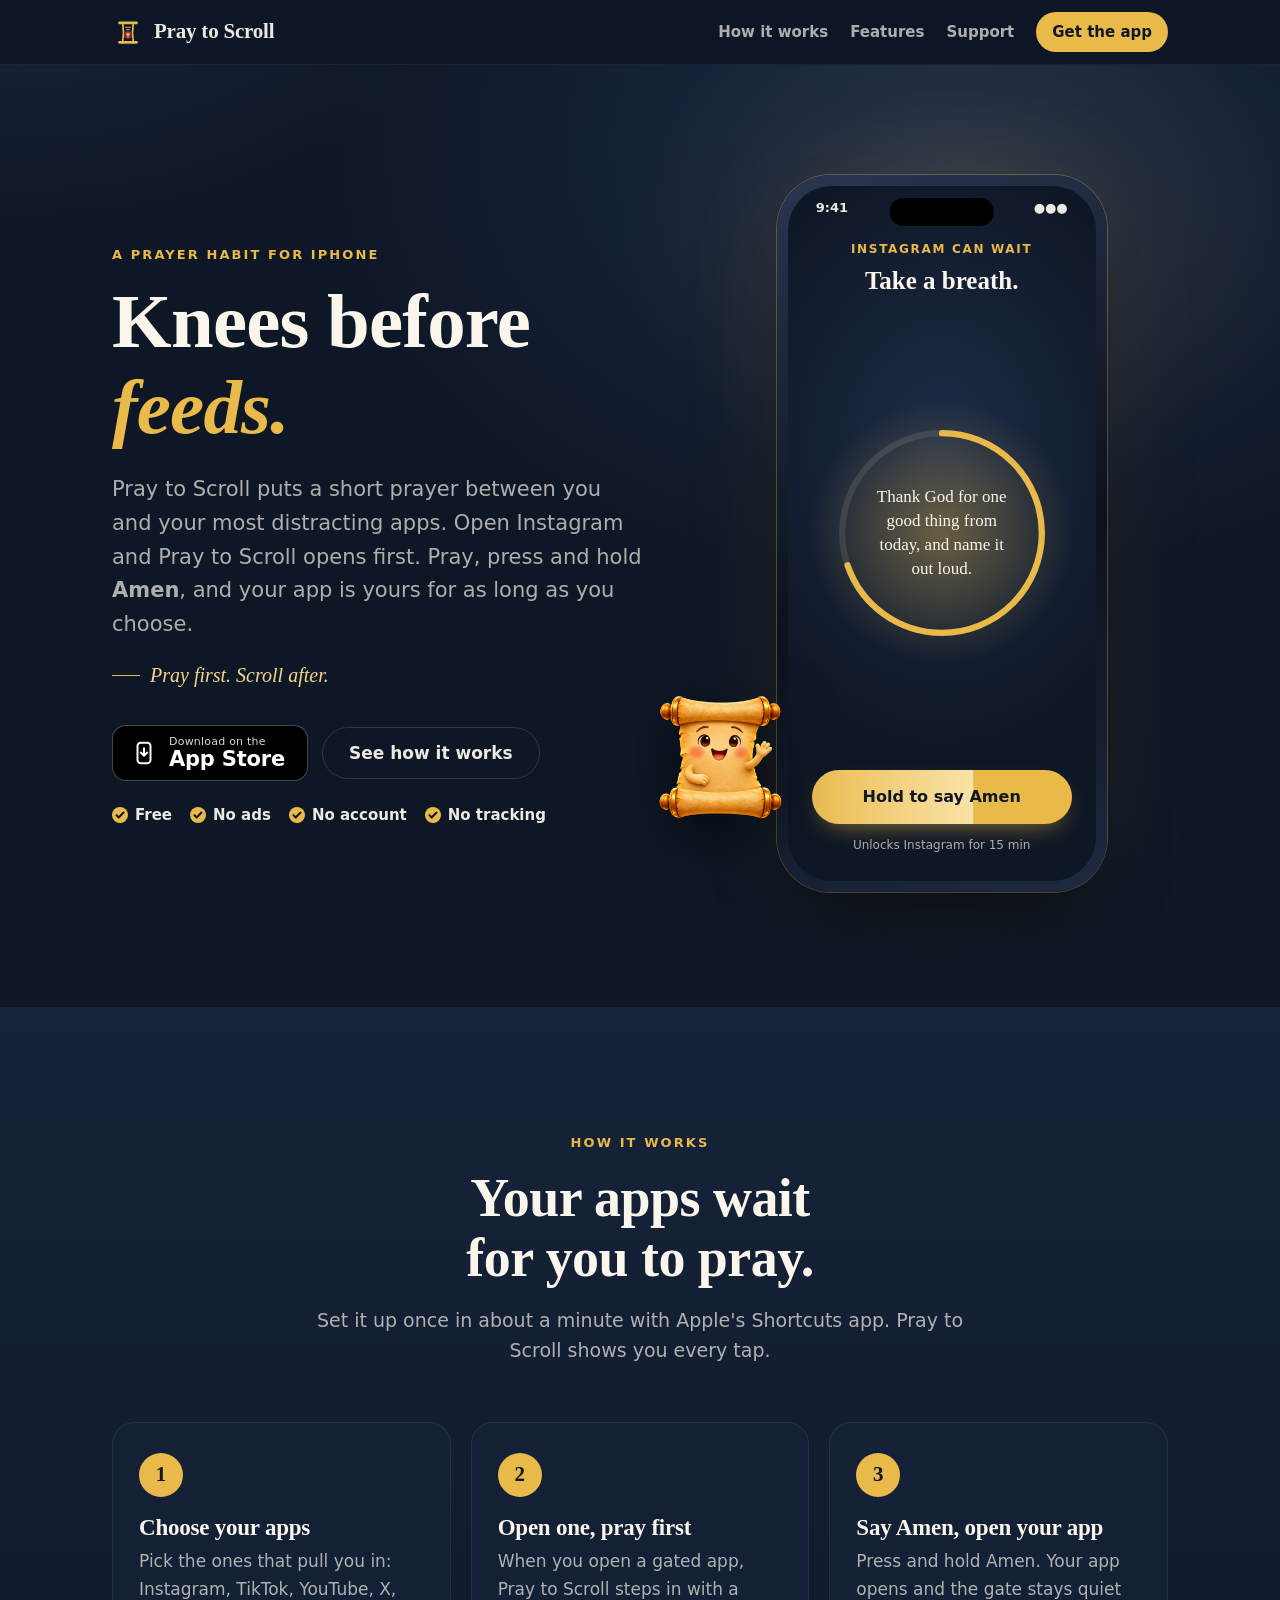
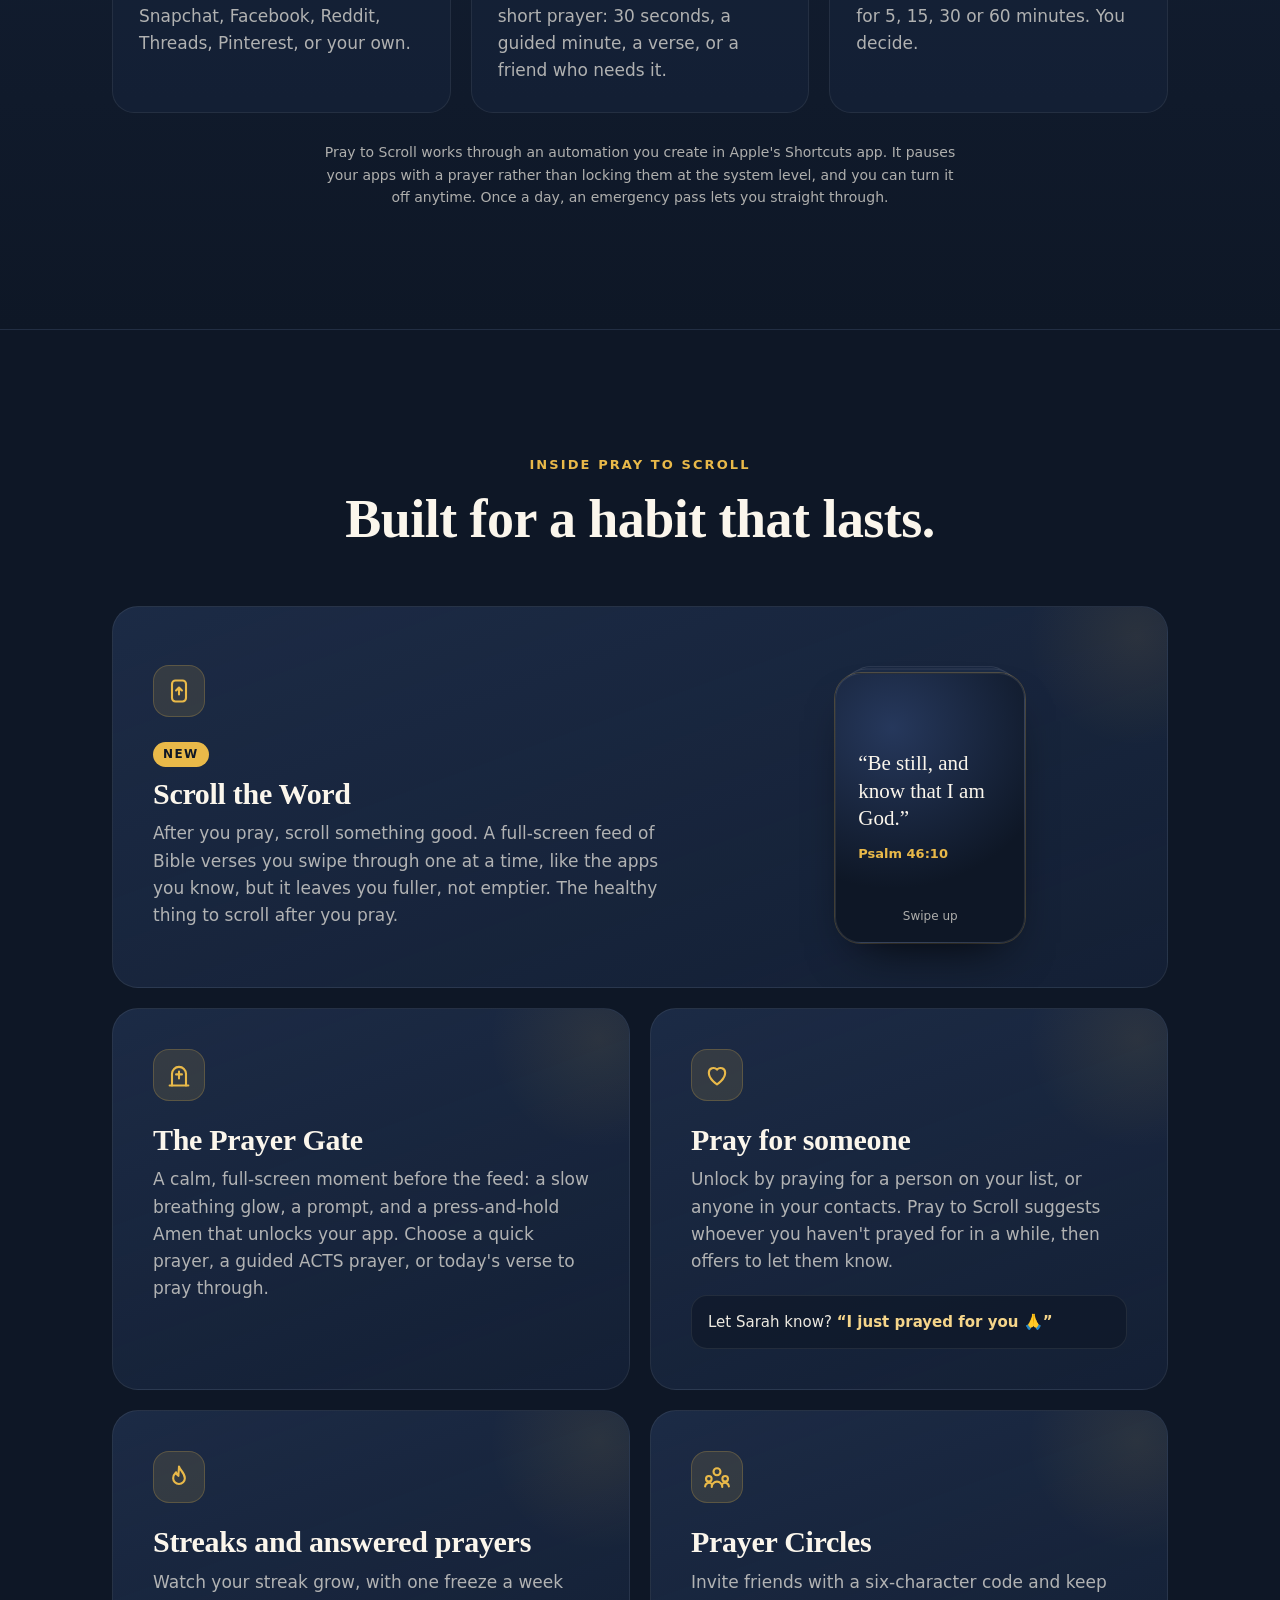
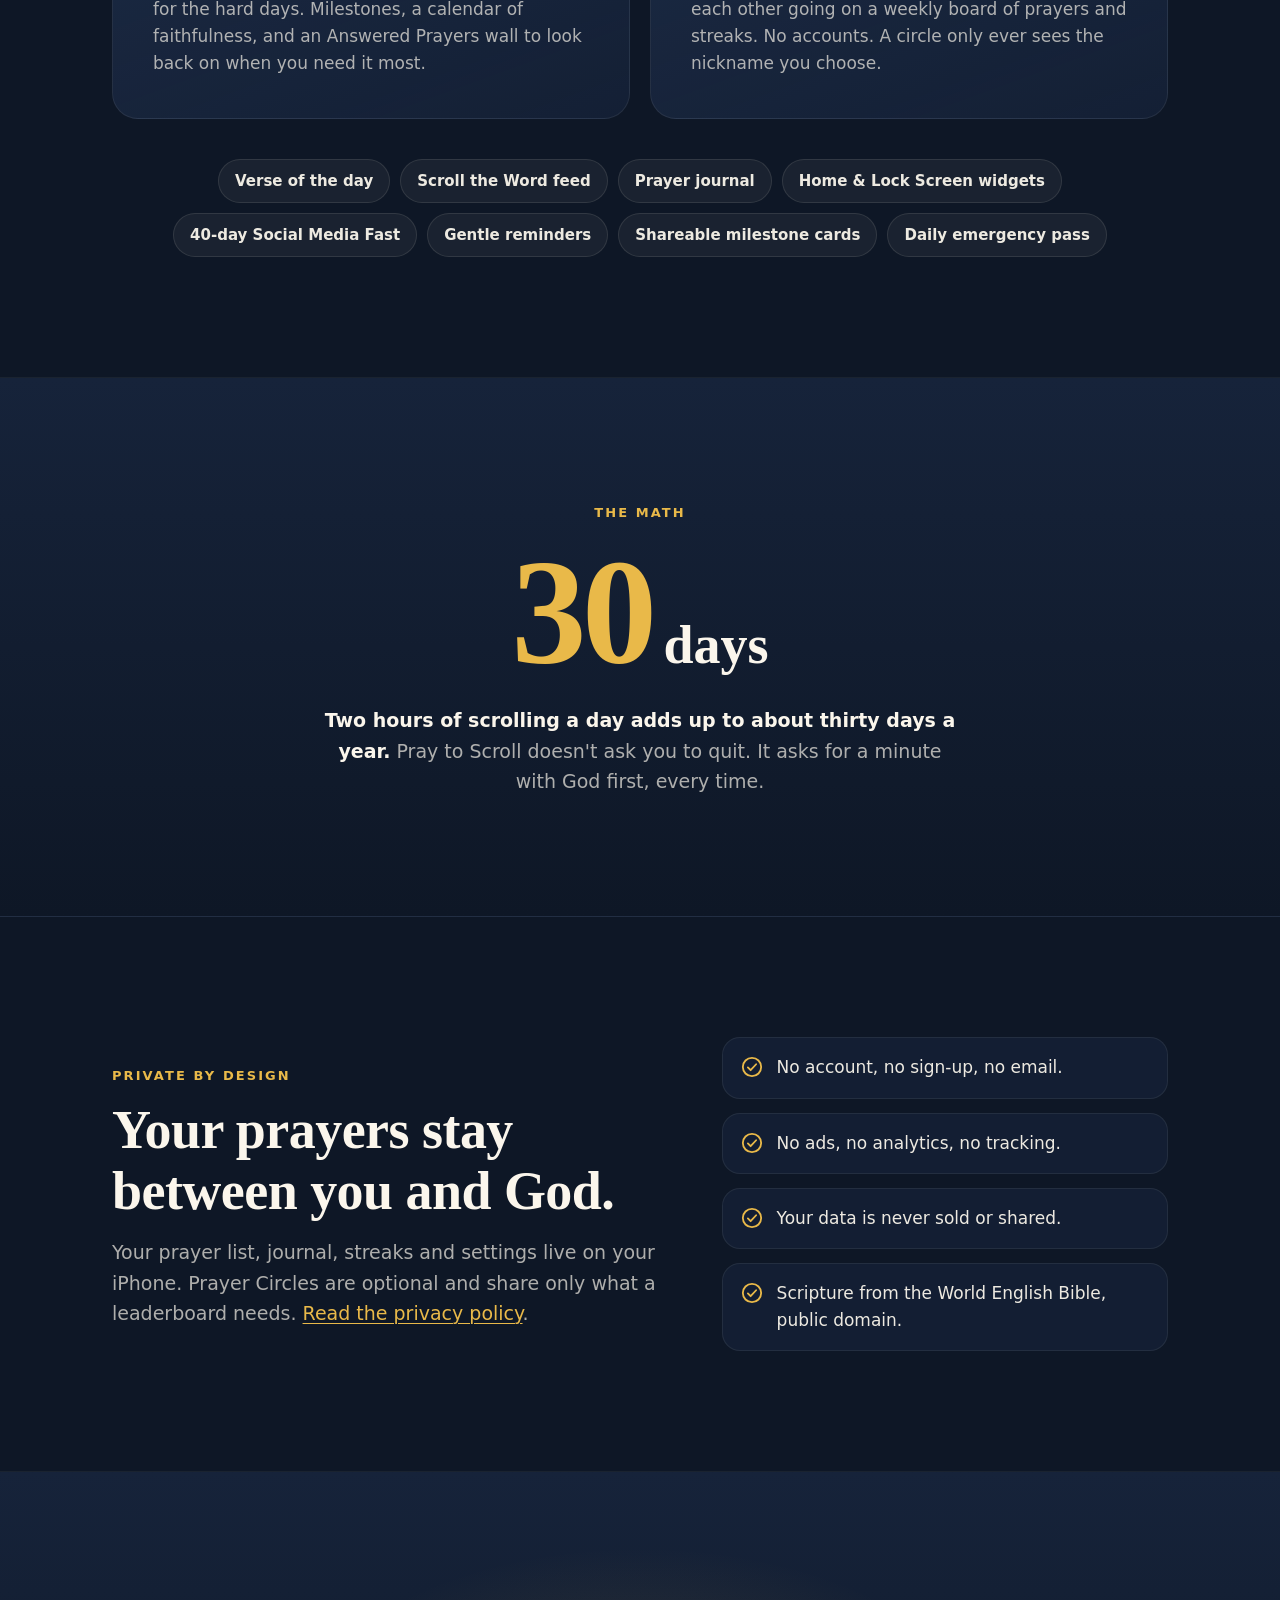
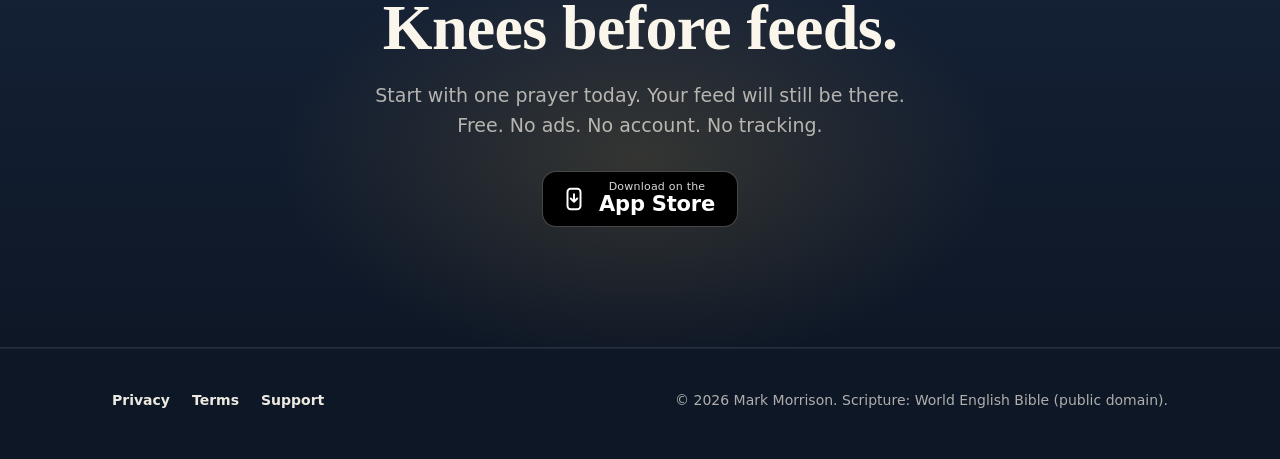
<file: site/index.html>
<!doctype html>
<html lang="en">
<head>
  <meta charset="utf-8">
  <meta name="viewport" content="width=device-width, initial-scale=1, viewport-fit=cover">
  <title>Pray to Scroll: Knees before feeds.</title>
  <meta name="description" content="Pray to Scroll puts a short prayer between you and your most distracting apps. Pray, press and hold Amen, then scroll. No account, no ads, no tracking.">
  <meta name="theme-color" content="#0E1726">
  <meta name="color-scheme" content="dark">
  <link rel="icon" href="assets/favicon.svg" type="image/svg+xml">
  <link rel="stylesheet" href="assets/style.css">
  <meta property="og:type" content="website">
  <meta property="og:site_name" content="Pray to Scroll">
  <meta property="og:title" content="Pray to Scroll: Knees before feeds.">
  <meta property="og:description" content="Your distracting apps wait until you've prayed. Pray first. Scroll after.">
  <meta property="og:url" content="https://praytoscroll.vercel.app/">
  <meta property="og:image" content="https://praytoscroll.vercel.app/assets/og.png">
  <meta name="twitter:card" content="summary_large_image">
</head>
<body>
  <a class="skip" href="#main">Skip to content</a>

  <header class="site-header">
    <div class="wrap">
      <a class="brand" href="./" aria-label="Pray to Scroll home">
        <svg viewBox="0 0 64 64" aria-hidden="true"><g fill="none" stroke-linecap="round" stroke-linejoin="round"><path d="M21.5 15.5Q24.5 33 21.5 50.5M42.5 15.5Q39.5 33 42.5 50.5" stroke="#E9B949" stroke-width="3.4"/><path d="M26.5 22.5h11M28.5 27.5h7" stroke="#F5D58A" stroke-width="2.2" opacity=".75"/><path d="M15 13.5h34M15 52.5h34" stroke="#E9B949" stroke-width="5.5"/></g><circle cx="32" cy="38" r="7.6" fill="#A9352A"/><circle cx="32" cy="38" r="5.4" fill="none" stroke="#6E1C17" stroke-width="1" opacity=".7"/><path d="M32 33.6v8.8M28.9 36.6h6.2" stroke="#F5D58A" stroke-width="1.9" stroke-linecap="round"/></svg>
        <span>Pray to Scroll</span>
      </a>
      <nav class="nav" aria-label="Main">
        <a class="hide-sm" href="#how">How it works</a>
        <a class="hide-sm" href="#features">Features</a>
        <a class="hide-xs" href="support.html">Support</a>
        <a class="nav-cta" href="#">Get the app</a>
      </nav>
    </div>
  </header>

  <main id="main">
    <section class="hero">
      <div class="wrap">
        <div>
          <span class="eyebrow">A prayer habit for iPhone</span>
          <h1><span class="nowrap">Knees before</span><br><em>feeds.</em></h1>
          <p class="lede">Pray to Scroll puts a short prayer between you and your most distracting apps. Open Instagram and Pray to Scroll opens first. Pray, press and hold <strong>Amen</strong>, and your app is yours for as long as you choose.</p>
          <div class="tagline">Pray first. Scroll after.</div>
          <div class="hero-actions">
            <a class="store-badge" href="#" aria-label="Download Pray to Scroll on the App Store">
              <svg viewBox="0 0 24 24" fill="none" stroke="currentColor" stroke-width="1.8" stroke-linecap="round" stroke-linejoin="round" aria-hidden="true"><rect x="6" y="2.5" width="12" height="19" rx="3"/><path d="M12 7.5v7M9 11.5l3 3 3-3"/></svg>
              <span><small>Download on the</small><strong>App Store</strong></span>
            </a>
            <a class="btn btn-ghost" href="#how">See how it works</a>
          </div>
          <ul class="promise" aria-label="Our promise"><li>Free</li><li>No ads</li><li>No account</li><li>No tracking</li></ul>
        </div>

        <div class="hero-visual">
        <!-- Mascot: the Pray to Scroll scroll character (original art). -->
        <img class="mascot" src="assets/mascot.png" alt="The Pray to Scroll mascot, a friendly scroll, waving" width="512" height="512" onerror="this.remove()">
        <div class="phone" role="img" aria-label="Pray to Scroll prayer screen: a glowing breathing circle with a prayer prompt and a Hold to say Amen button">
          <div class="phone-screen">
            <div class="phone-island"></div>
            <div class="phone-status" aria-hidden="true"><span>9:41</span><span>&#9679;&#9679;&#9679;</span></div>
            <div class="phone-kicker">Instagram can wait</div>
            <div class="phone-title">Take a breath.</div>
            <div class="breath" aria-hidden="true">
              <svg class="ring" viewBox="0 0 100 100"><circle class="track" cx="50" cy="50" r="48"/><circle class="prog" cx="50" cy="50" r="48"/></svg>
              <p>Thank God for one good thing from today, and name it out loud.</p>
            </div>
            <div class="amen" aria-hidden="true"><span>Hold to say Amen</span></div>
            <div class="phone-foot" aria-hidden="true">Unlocks Instagram for 15 min</div>
          </div>
        </div>
        </div>
      </div>
    </section>

    <section class="section band" id="how">
      <div class="wrap">
        <div class="section-head center">
          <span class="eyebrow">How it works</span>
          <h2>Your apps wait for you to pray.</h2>
          <p>Set it up once in about a minute with Apple's Shortcuts app. Pray to Scroll shows you every tap.</p>
        </div>
        <ol class="steps">
          <li>
            <h3>Choose your apps</h3>
            <p>Pick the ones that pull you in: Instagram, TikTok, YouTube, X, Snapchat, Facebook, Reddit, Threads, Pinterest, or your own.</p>
          </li>
          <li>
            <h3>Open one, pray first</h3>
            <p>When you open a gated app, Pray to Scroll steps in with a short prayer: 30 seconds, a guided minute, a verse, or a friend who needs it.</p>
          </li>
          <li>
            <h3>Say Amen, open your app</h3>
            <p>Press and hold Amen. Your app opens and the gate stays quiet for 5, 15, 30 or 60 minutes. You decide.</p>
          </li>
        </ol>
        <p class="hero-note" style="text-align:center;max-width:46em;margin:28px auto 0;">Pray to Scroll works through an automation you create in Apple's Shortcuts app. It pauses your apps with a prayer rather than locking them at the system level, and you can turn it off anytime. Once a day, an emergency pass lets you straight through.</p>
      </div>
    </section>

    <section class="section" id="features">
      <div class="wrap">
        <div class="section-head center">
          <span class="eyebrow">Inside Pray to Scroll</span>
          <h2>Built for a habit that lasts.</h2>
        </div>
        <div class="features">
          <article class="feature feature-wide">
            <div>
              <div class="icon"><svg viewBox="0 0 24 24" fill="none" stroke="#E9B949" stroke-width="1.8" stroke-linecap="round" stroke-linejoin="round" aria-hidden="true"><rect x="6" y="3" width="12" height="18" rx="3"/><path d="M12 15V9M9.5 11.5L12 9l2.5 2.5"/></svg></div>
              <span class="new-pill">New</span>
              <h3>Scroll the Word</h3>
              <p>After you pray, scroll something good. A full-screen feed of Bible verses you swipe through one at a time, like the apps you know, but it leaves you fuller, not emptier. The healthy thing to scroll after you pray.</p>
            </div>
            <div class="verse-stack" aria-hidden="true">
              <div class="verse-card back"></div>
              <div class="verse-card mid"></div>
              <div class="verse-card front">
                <p>&ldquo;Be still, and know that I am God.&rdquo;</p>
                <span>Psalm 46:10</span>
                <i>Swipe up</i>
              </div>
            </div>
          </article>
          <article class="feature">
            <div class="icon"><svg viewBox="0 0 24 24" fill="none" stroke="#E9B949" stroke-width="1.8" stroke-linecap="round" stroke-linejoin="round" aria-hidden="true"><path d="M6 21V11a6 6 0 0 1 12 0v10"/><path d="M4 21h16"/><path d="M12 9v6M9.5 11.5h5"/></svg></div>
            <h3>The Prayer Gate</h3>
            <p>A calm, full-screen moment before the feed: a slow breathing glow, a prompt, and a press-and-hold Amen that unlocks your app. Choose a quick prayer, a guided ACTS prayer, or today's verse to pray through.</p>
          </article>
          <article class="feature">
            <div class="icon"><svg viewBox="0 0 24 24" fill="none" stroke="#E9B949" stroke-width="1.8" stroke-linecap="round" stroke-linejoin="round" aria-hidden="true"><path d="M12 20s-7-4.4-7-10a4 4 0 0 1 7-2.6A4 4 0 0 1 19 10c0 5.6-7 10-7 10z"/></svg></div>
            <h3>Pray for someone</h3>
            <p>Unlock by praying for a person on your list, or anyone in your contacts. Pray to Scroll suggests whoever you haven't prayed for in a while, then offers to let them know.</p>
            <div class="quote">Let Sarah know? <b>&ldquo;I just prayed for you 🙏&rdquo;</b></div>
          </article>
          <article class="feature">
            <div class="icon"><svg viewBox="0 0 24 24" fill="none" stroke="#E9B949" stroke-width="1.8" stroke-linecap="round" stroke-linejoin="round" aria-hidden="true"><path d="M12 3c1 3.5 5 5.5 5 10a5 5 0 0 1-10 0c0-2.5 1.5-4 2.5-5 .3 1.6 1 2.6 2 3 0-3 .5-5.5.5-8z"/></svg></div>
            <h3>Streaks and answered prayers</h3>
            <p>Watch your streak grow, with one freeze a week for the hard days. Milestones, a calendar of faithfulness, and an Answered Prayers wall to look back on when you need it most.</p>
          </article>
          <article class="feature">
            <div class="icon"><svg viewBox="0 0 24 24" fill="none" stroke="#E9B949" stroke-width="1.8" stroke-linecap="round" stroke-linejoin="round" aria-hidden="true"><circle cx="12" cy="7.5" r="3"/><circle cx="5" cy="13.5" r="2.4"/><circle cx="19" cy="13.5" r="2.4"/><path d="M7.5 20.5a4.5 4.5 0 0 1 9 0M1.8 20a3.4 3.4 0 0 1 5-2.6M22.2 20a3.4 3.4 0 0 0-5-2.6"/></svg></div>
            <h3>Prayer Circles</h3>
            <p>Invite friends with a six-character code and keep each other going on a weekly board of prayers and streaks. No accounts. A circle only ever sees the nickname you choose.</p>
          </article>
        </div>
        <ul class="chips" aria-label="Also inside">
          <li>Verse of the day</li>
          <li>Scroll the Word feed</li>
          <li>Prayer journal</li>
          <li>Home &amp; Lock Screen widgets</li>
          <li>40-day Social Media Fast</li>
          <li>Gentle reminders</li>
          <li>Shareable milestone cards</li>
          <li>Daily emergency pass</li>
        </ul>
      </div>
    </section>

    <section class="section band mirror">
      <div class="wrap">
        <span class="eyebrow">The math</span>
        <div class="big">30<small>days</small></div>
        <p><strong>Two hours of scrolling a day adds up to about thirty days a year.</strong> Pray to Scroll doesn't ask you to quit. It asks for a minute with God first, every time.</p>
      </div>
    </section>

    <section class="section" id="privacy">
      <div class="wrap privacy-grid">
        <div class="section-head" style="margin-bottom:0">
          <span class="eyebrow">Private by design</span>
          <h2>Your prayers stay between you and God.</h2>
          <p>Your prayer list, journal, streaks and settings live on your iPhone. Prayer Circles are optional and share only what a leaderboard needs. <a href="privacy.html">Read the privacy policy</a>.</p>
        </div>
        <ul class="ticks">
          <li><svg viewBox="0 0 24 24" fill="none" stroke="#E9B949" stroke-width="2" stroke-linecap="round" stroke-linejoin="round" aria-hidden="true"><circle cx="12" cy="12" r="10"/><path d="M7.5 12.5l3 3 6-6.5"/></svg><span>No account, no sign-up, no email.</span></li>
          <li><svg viewBox="0 0 24 24" fill="none" stroke="#E9B949" stroke-width="2" stroke-linecap="round" stroke-linejoin="round" aria-hidden="true"><circle cx="12" cy="12" r="10"/><path d="M7.5 12.5l3 3 6-6.5"/></svg><span>No ads, no analytics, no tracking.</span></li>
          <li><svg viewBox="0 0 24 24" fill="none" stroke="#E9B949" stroke-width="2" stroke-linecap="round" stroke-linejoin="round" aria-hidden="true"><circle cx="12" cy="12" r="10"/><path d="M7.5 12.5l3 3 6-6.5"/></svg><span>Your data is never sold or shared.</span></li>
          <li><svg viewBox="0 0 24 24" fill="none" stroke="#E9B949" stroke-width="2" stroke-linecap="round" stroke-linejoin="round" aria-hidden="true"><circle cx="12" cy="12" r="10"/><path d="M7.5 12.5l3 3 6-6.5"/></svg><span>Scripture from the World English Bible, public domain.</span></li>
        </ul>
      </div>
    </section>

    <section class="section band cta">
      <div class="wrap">
        <h2>Knees before feeds.</h2>
        <p>Start with one prayer today. Your feed will still be there.<br>Free. No ads. No account. No tracking.</p>
        <a class="store-badge" href="#" aria-label="Download Pray to Scroll on the App Store">
          <svg viewBox="0 0 24 24" fill="none" stroke="currentColor" stroke-width="1.8" stroke-linecap="round" stroke-linejoin="round" aria-hidden="true"><rect x="6" y="2.5" width="12" height="19" rx="3"/><path d="M12 7.5v7M9 11.5l3 3 3-3"/></svg>
          <span><small>Download on the</small><strong>App Store</strong></span>
        </a>
      </div>
    </section>
  </main>

  <footer class="site-footer">
    <div class="wrap">
      <nav aria-label="Footer">
        <a href="privacy.html">Privacy</a>
        <a href="terms.html">Terms</a>
        <a href="support.html">Support</a>
      </nav>
      <p>&copy; 2026 Mark Morrison. Scripture: World English Bible (public domain).</p>
    </div>
  </footer>
</body>
</html>
</file>
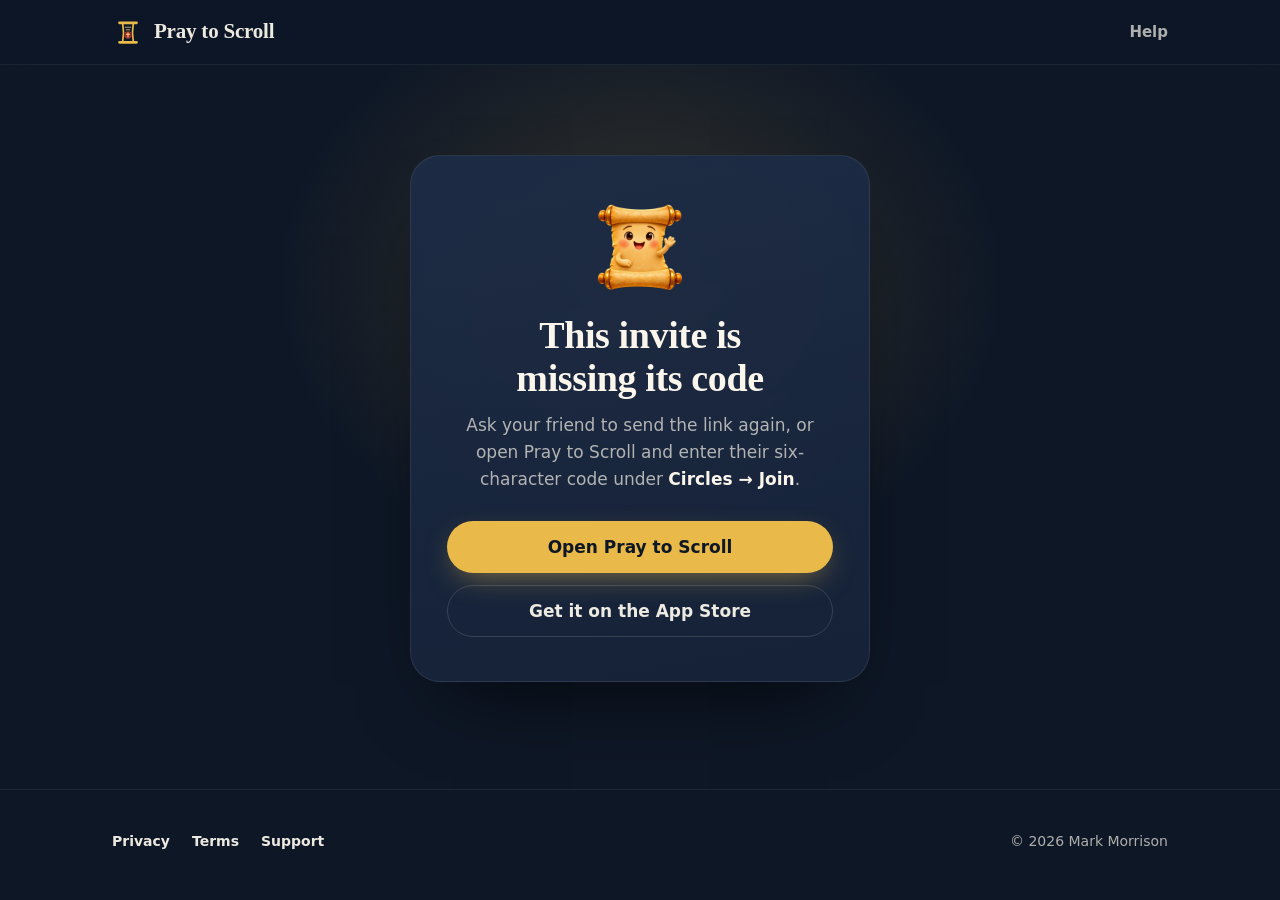
<file: site/join.html>
<!doctype html>
<html lang="en">
<head>
  <meta charset="utf-8">
  <meta name="viewport" content="width=device-width, initial-scale=1, viewport-fit=cover">
  <title>Join my Prayer Circle · Pray to Scroll</title>
  <meta name="description" content="You're invited to a Prayer Circle on Pray to Scroll. Pray first. Scroll after.">
  <meta name="robots" content="noindex">
  <meta name="theme-color" content="#0E1726">
  <meta name="color-scheme" content="dark">
  <link rel="icon" href="assets/favicon.svg" type="image/svg+xml">
  <link rel="stylesheet" href="assets/style.css">
  <meta property="og:type" content="website">
  <meta property="og:site_name" content="Pray to Scroll">
  <meta property="og:title" content="Join my Prayer Circle on Pray to Scroll">
  <meta property="og:description" content="Let's keep each other praying. Pray first. Scroll after.">
  <meta property="og:image" content="https://praytoscroll.vercel.app/assets/og.png">
  <meta name="twitter:card" content="summary_large_image">
</head>
<body class="join">
  <header class="site-header">
    <div class="wrap">
      <a class="brand" href="./" aria-label="Pray to Scroll home">
        <svg viewBox="0 0 64 64" aria-hidden="true"><g fill="none" stroke-linecap="round" stroke-linejoin="round"><path d="M21.5 15.5Q24.5 33 21.5 50.5M42.5 15.5Q39.5 33 42.5 50.5" stroke="#E9B949" stroke-width="3.4"/><path d="M26.5 22.5h11M28.5 27.5h7" stroke="#F5D58A" stroke-width="2.2" opacity=".75"/><path d="M15 13.5h34M15 52.5h34" stroke="#E9B949" stroke-width="5.5"/></g><circle cx="32" cy="38" r="7.6" fill="#A9352A"/><circle cx="32" cy="38" r="5.4" fill="none" stroke="#6E1C17" stroke-width="1" opacity=".7"/><path d="M32 33.6v8.8M28.9 36.6h6.2" stroke="#F5D58A" stroke-width="1.9" stroke-linecap="round"/></svg>
        <span>Pray to Scroll</span>
      </a>
      <nav class="nav" aria-label="Main"><a href="support.html#circles">Help</a></nav>
    </div>
  </header>

  <main class="join-main">
    <div class="join-card">
      <!-- Mascot slot: assets/mascot.png; falls back to the scroll mark. -->
      <img class="mark" src="assets/mascot.png" alt="" width="96" height="96" onerror="this.onerror=null;this.src='assets/favicon.svg'">

      <!-- Valid invite -->
      <div id="invite" hidden>
        <h1>You're invited to a Prayer Circle</h1>
        <p>A friend wants you to pray alongside them this week.</p>
        <div class="code-label" style="margin-top:24px">Circle code</div>
        <div class="code" id="code" aria-live="polite"></div>
        <button class="copy-btn" id="copy" type="button">Copy code</button>
        <div class="join-actions">
          <a class="btn btn-gold" id="open" href="prayscroll://join">Open in Pray to Scroll</a>
          <a class="btn btn-ghost" href="#">Get it on the App Store</a>
        </div>
        <p class="join-help">New to Pray to Scroll? Install it, then tap <b>Circles &rarr; Join</b> and enter the code above.</p>
      </div>

      <!-- Missing or malformed code -->
      <div id="invalid" hidden>
        <h1>This invite is missing its code</h1>
        <p>Ask your friend to send the link again, or open Pray to Scroll and enter their six-character code under <b style="color:var(--cream)">Circles &rarr; Join</b>.</p>
        <div class="join-actions">
          <a class="btn btn-gold" href="prayscroll://">Open Pray to Scroll</a>
          <a class="btn btn-ghost" href="#">Get it on the App Store</a>
        </div>
      </div>

      <noscript>
        <h1>Join a Prayer Circle</h1>
        <p>Open Pray to Scroll, tap <b>Circles &rarr; Join</b> and enter the six-character code from your friend's link (the letters after <b>c=</b>).</p>
      </noscript>
    </div>
  </main>

  <footer class="site-footer">
    <div class="wrap">
      <nav aria-label="Footer">
        <a href="privacy.html">Privacy</a>
        <a href="terms.html">Terms</a>
        <a href="support.html">Support</a>
      </nav>
      <p>&copy; 2026 Mark Morrison</p>
    </div>
  </footer>

  <script>
    (function () {
      var raw = "";
      try { raw = new URLSearchParams(window.location.search).get("c") || ""; } catch (e) {}
      var code = raw.toUpperCase().replace(/[^A-Z0-9]/g, "");
      var valid = code.length === 6;
      document.getElementById(valid ? "invite" : "invalid").hidden = false;
      if (!valid) return;

      var box = document.getElementById("code");
      for (var i = 0; i < code.length; i++) {
        var s = document.createElement("span");
        s.textContent = code.charAt(i);
        box.appendChild(s);
      }
      box.setAttribute("aria-label", "Circle code " + code.split("").join(" "));
      document.getElementById("open").href = "prayscroll://join?c=" + encodeURIComponent(code);

      var btn = document.getElementById("copy");
      btn.addEventListener("click", function () {
        function done() { btn.textContent = "Copied"; setTimeout(function () { btn.textContent = "Copy code"; }, 1800); }
        if (navigator.clipboard && navigator.clipboard.writeText) {
          navigator.clipboard.writeText(code).then(done, fallback);
        } else { fallback(); }
        function fallback() {
          var t = document.createElement("textarea");
          t.value = code; t.setAttribute("readonly", ""); t.style.position = "fixed"; t.style.opacity = "0";
          document.body.appendChild(t); t.select();
          try { document.execCommand("copy"); done(); } catch (e) {}
          document.body.removeChild(t);
        }
      });
    })();
  </script>
</body>
</html>
</file>
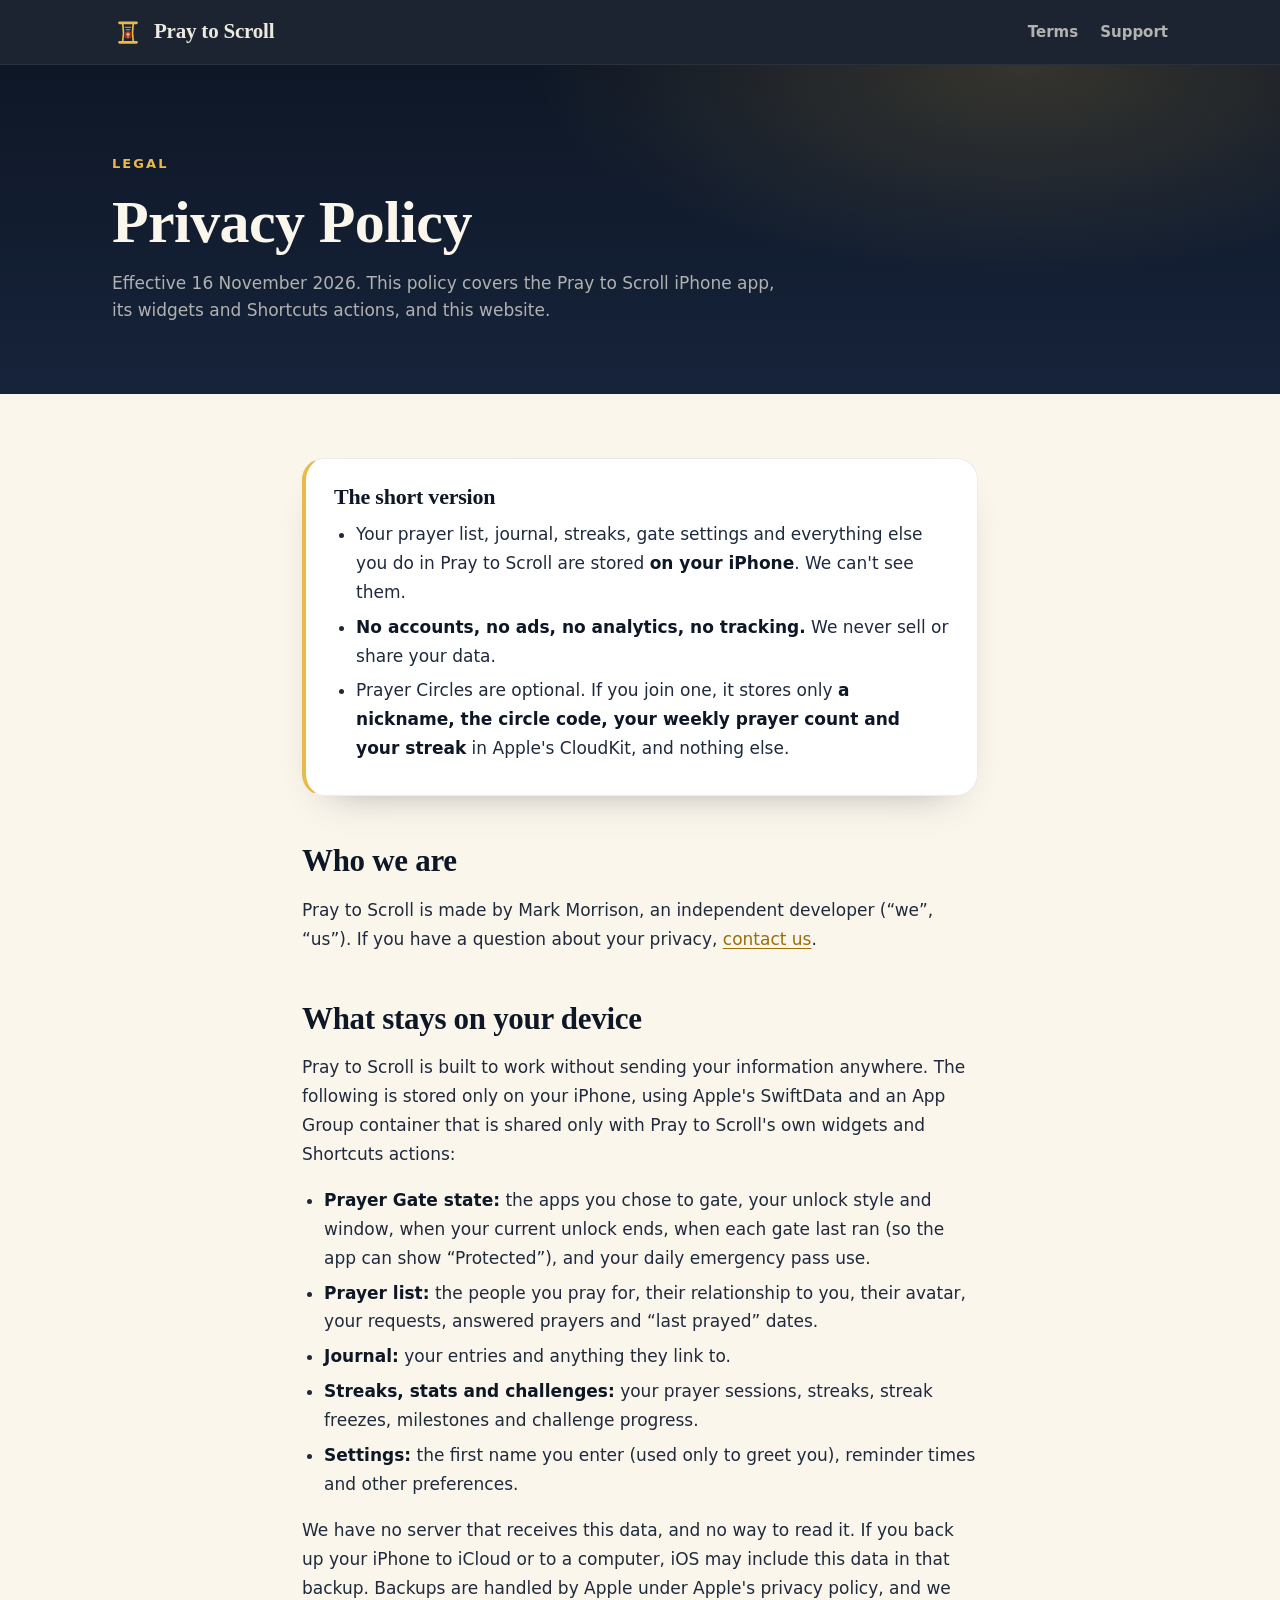
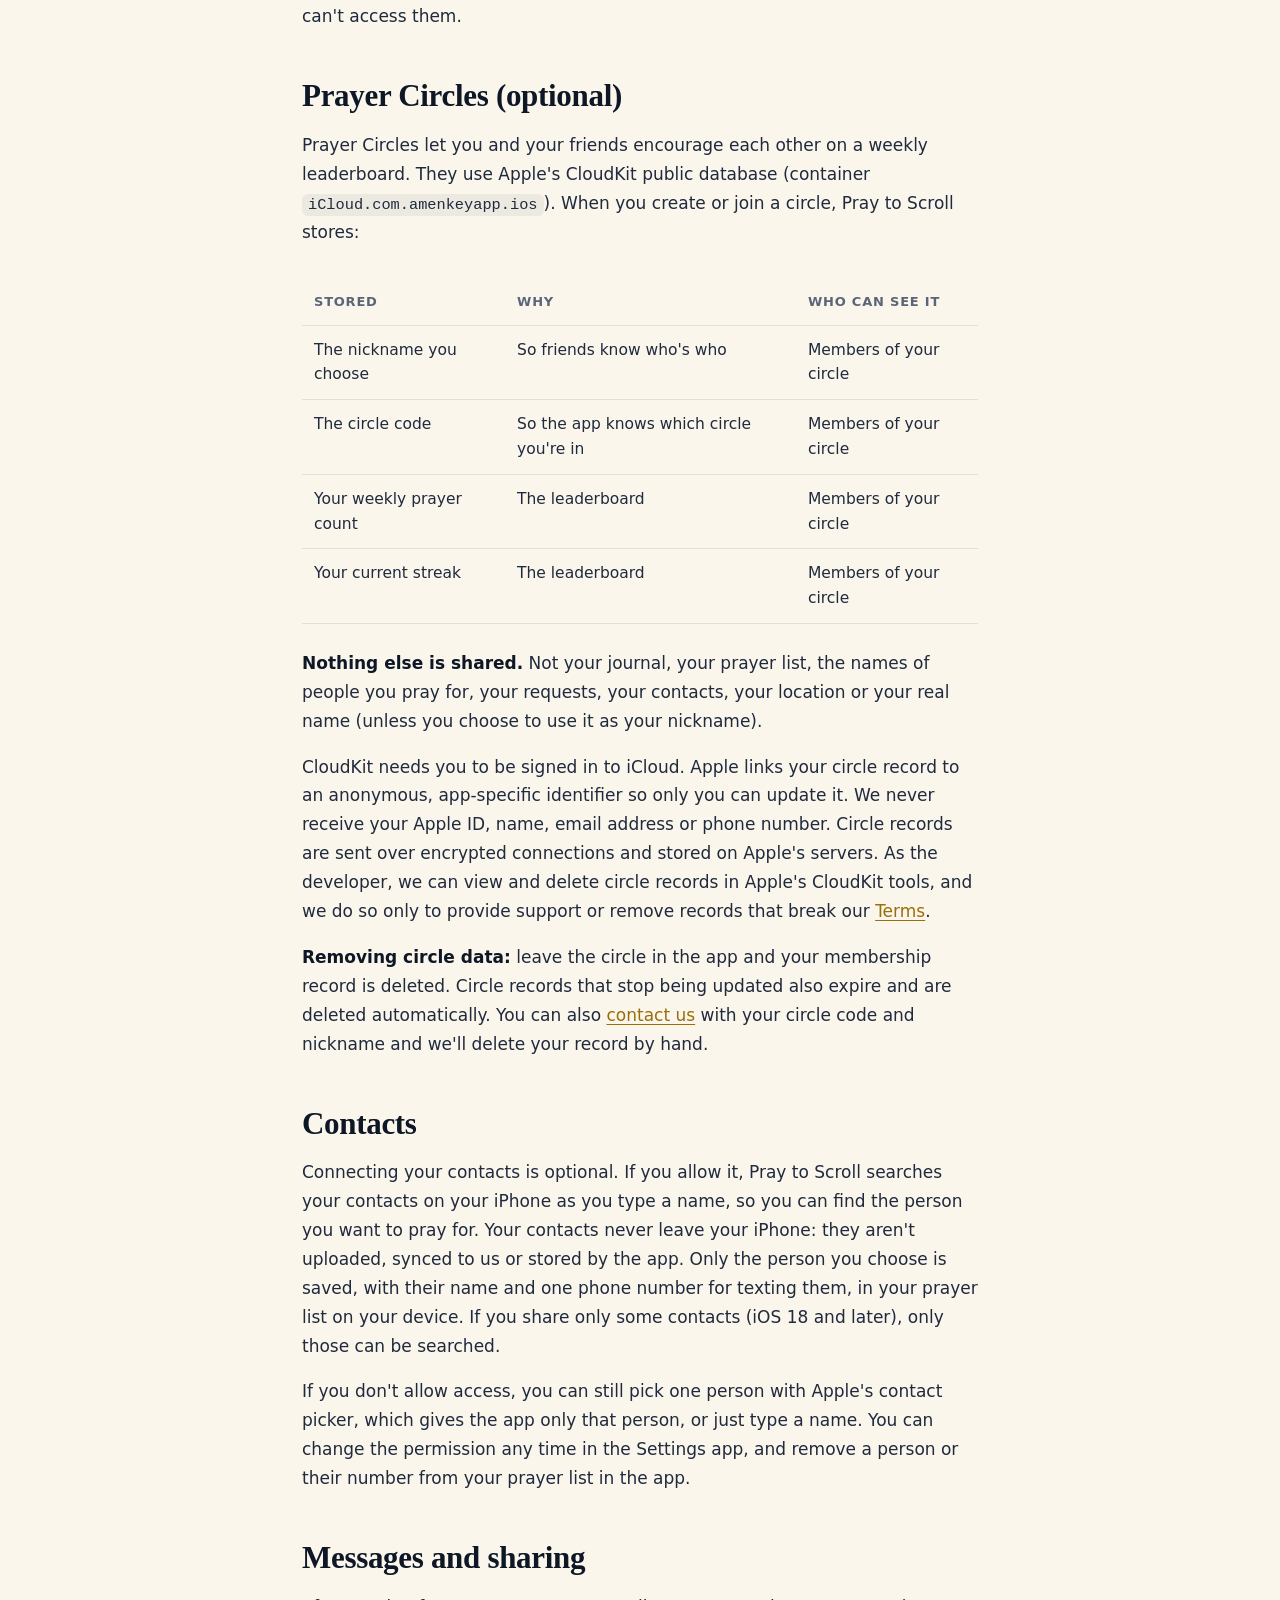
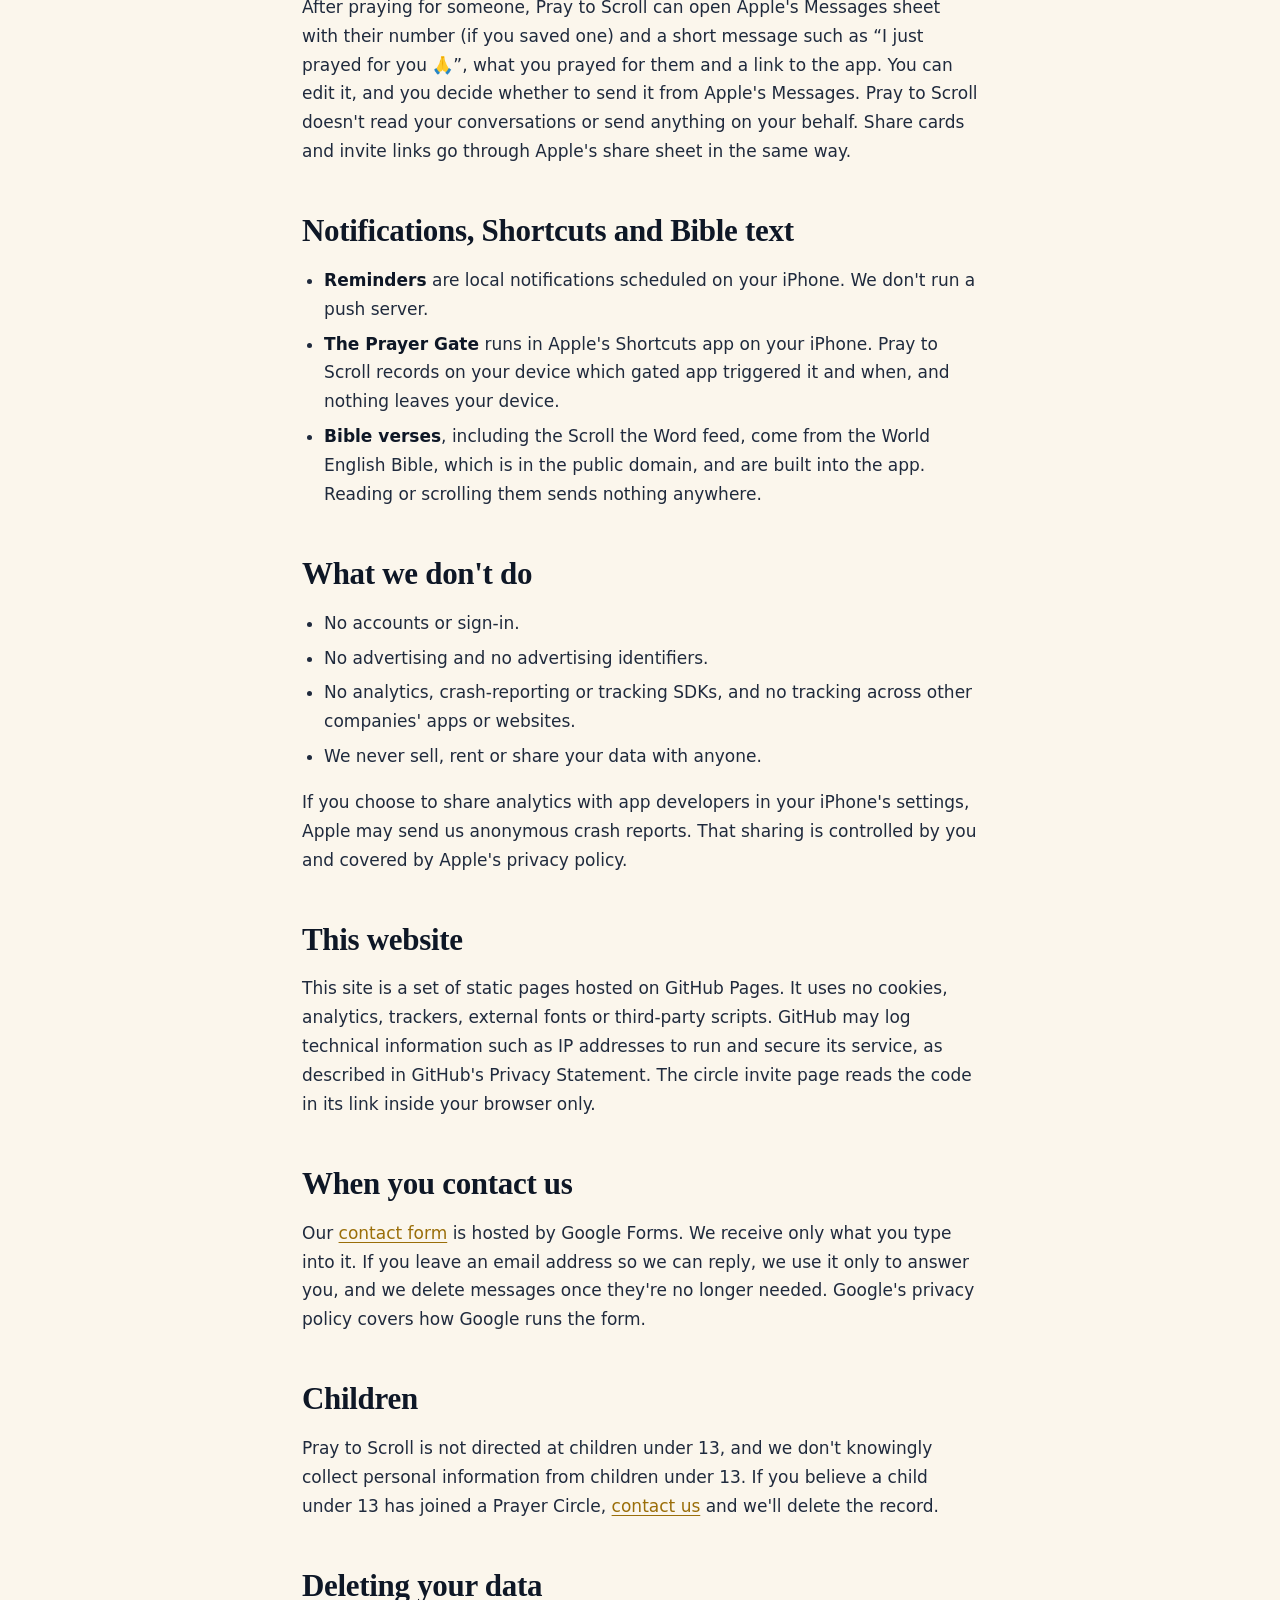
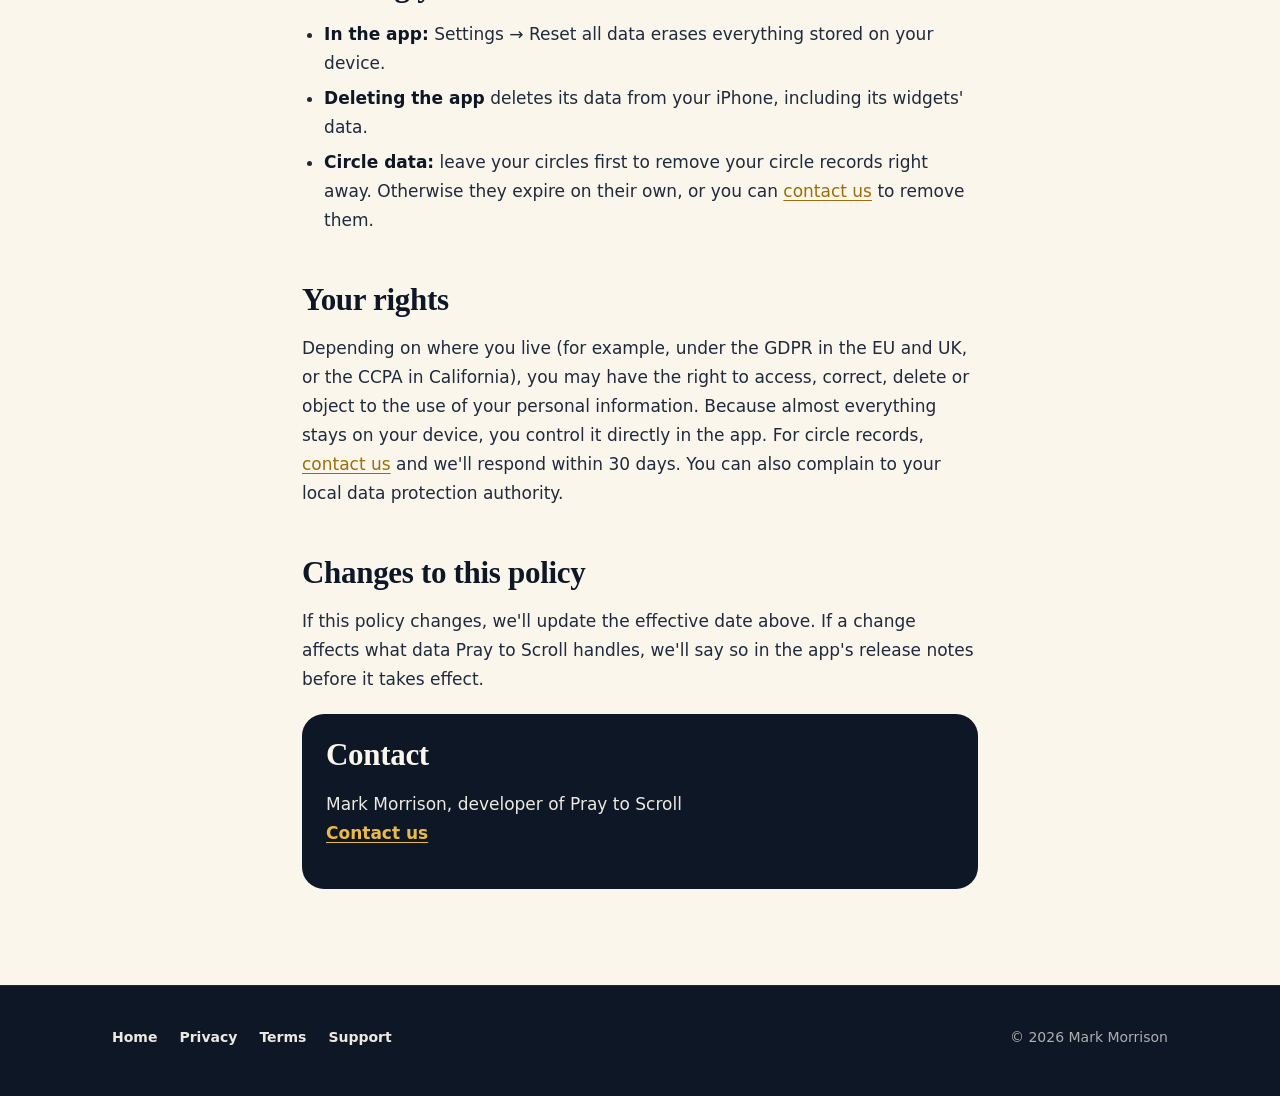
<file: site/privacy.html>
<!doctype html>
<html lang="en">
<head>
  <meta charset="utf-8">
  <meta name="viewport" content="width=device-width, initial-scale=1, viewport-fit=cover">
  <title>Privacy Policy · Pray to Scroll</title>
  <meta name="description" content="How Pray to Scroll handles your data: everything personal stays on your iPhone. No accounts, no ads, no analytics, no tracking.">
  <meta name="theme-color" content="#0E1726">
  <link rel="icon" href="assets/favicon.svg" type="image/svg+xml">
  <link rel="stylesheet" href="assets/style.css">
</head>
<body class="doc">
  <a class="skip" href="#main">Skip to content</a>

  <header class="site-header">
    <div class="wrap">
      <a class="brand" href="./" aria-label="Pray to Scroll home">
        <svg viewBox="0 0 64 64" aria-hidden="true"><g fill="none" stroke-linecap="round" stroke-linejoin="round"><path d="M21.5 15.5Q24.5 33 21.5 50.5M42.5 15.5Q39.5 33 42.5 50.5" stroke="#E9B949" stroke-width="3.4"/><path d="M26.5 22.5h11M28.5 27.5h7" stroke="#F5D58A" stroke-width="2.2" opacity=".75"/><path d="M15 13.5h34M15 52.5h34" stroke="#E9B949" stroke-width="5.5"/></g><circle cx="32" cy="38" r="7.6" fill="#A9352A"/><circle cx="32" cy="38" r="5.4" fill="none" stroke="#6E1C17" stroke-width="1" opacity=".7"/><path d="M32 33.6v8.8M28.9 36.6h6.2" stroke="#F5D58A" stroke-width="1.9" stroke-linecap="round"/></svg>
        <span>Pray to Scroll</span>
      </a>
      <nav class="nav" aria-label="Main">
        <a class="hide-sm" href="terms.html">Terms</a>
        <a href="support.html">Support</a>
      </nav>
    </div>
  </header>

  <div class="doc-hero">
    <div class="wrap">
      <span class="eyebrow">Legal</span>
      <h1>Privacy Policy</h1>
      <p>Effective 16 November 2026. This policy covers the Pray to Scroll iPhone app, its widgets and Shortcuts actions, and this website.</p>
    </div>
  </div>

  <main id="main" class="prose">
    <section class="summary" aria-labelledby="short">
      <h2 id="short">The short version</h2>
      <ul>
        <li>Your prayer list, journal, streaks, gate settings and everything else you do in Pray to Scroll are stored <strong>on your iPhone</strong>. We can't see them.</li>
        <li><strong>No accounts, no ads, no analytics, no tracking.</strong> We never sell or share your data.</li>
        <li>Prayer Circles are optional. If you join one, it stores only <strong>a nickname, the circle code, your weekly prayer count and your streak</strong> in Apple's CloudKit, and nothing else.</li>
      </ul>
    </section>

    <h2 id="who">Who we are</h2>
    <p>Pray to Scroll is made by Mark Morrison, an independent developer (&ldquo;we&rdquo;, &ldquo;us&rdquo;). If you have a question about your privacy, <a href="https://docs.google.com/forms/d/e/1FAIpQLSd970nDhpb_sqjTqumvty5jvxK4t3gkhYplR6XmVWjTiQun6Q/viewform">contact us</a>.</p>

    <h2 id="device">What stays on your device</h2>
    <p>Pray to Scroll is built to work without sending your information anywhere. The following is stored only on your iPhone, using Apple's SwiftData and an App Group container that is shared only with Pray to Scroll's own widgets and Shortcuts actions:</p>
    <ul>
      <li><strong>Prayer Gate state:</strong> the apps you chose to gate, your unlock style and window, when your current unlock ends, when each gate last ran (so the app can show &ldquo;Protected&rdquo;), and your daily emergency pass use.</li>
      <li><strong>Prayer list:</strong> the people you pray for, their relationship to you, their avatar, your requests, answered prayers and &ldquo;last prayed&rdquo; dates.</li>
      <li><strong>Journal:</strong> your entries and anything they link to.</li>
      <li><strong>Streaks, stats and challenges:</strong> your prayer sessions, streaks, streak freezes, milestones and challenge progress.</li>
      <li><strong>Settings:</strong> the first name you enter (used only to greet you), reminder times and other preferences.</li>
    </ul>
    <p>We have no server that receives this data, and no way to read it. If you back up your iPhone to iCloud or to a computer, iOS may include this data in that backup. Backups are handled by Apple under Apple's privacy policy, and we can't access them.</p>

    <h2 id="circles">Prayer Circles (optional)</h2>
    <p>Prayer Circles let you and your friends encourage each other on a weekly leaderboard. They use Apple's CloudKit public database (container <code>iCloud.com.amenkeyapp.ios</code>). When you create or join a circle, Pray to Scroll stores:</p>
    <div class="table-scroll">
      <table class="data-table">
        <thead><tr><th>Stored</th><th>Why</th><th>Who can see it</th></tr></thead>
        <tbody>
          <tr><td>The nickname you choose</td><td>So friends know who's who</td><td>Members of your circle</td></tr>
          <tr><td>The circle code</td><td>So the app knows which circle you're in</td><td>Members of your circle</td></tr>
          <tr><td>Your weekly prayer count</td><td>The leaderboard</td><td>Members of your circle</td></tr>
          <tr><td>Your current streak</td><td>The leaderboard</td><td>Members of your circle</td></tr>
        </tbody>
      </table>
    </div>
    <p><strong>Nothing else is shared.</strong> Not your journal, your prayer list, the names of people you pray for, your requests, your contacts, your location or your real name (unless you choose to use it as your nickname).</p>
    <p>CloudKit needs you to be signed in to iCloud. Apple links your circle record to an anonymous, app-specific identifier so only you can update it. We never receive your Apple ID, name, email address or phone number. Circle records are sent over encrypted connections and stored on Apple's servers. As the developer, we can view and delete circle records in Apple's CloudKit tools, and we do so only to provide support or remove records that break our <a href="terms.html">Terms</a>.</p>
    <p><strong>Removing circle data:</strong> leave the circle in the app and your membership record is deleted. Circle records that stop being updated also expire and are deleted automatically. You can also <a href="https://docs.google.com/forms/d/e/1FAIpQLSd970nDhpb_sqjTqumvty5jvxK4t3gkhYplR6XmVWjTiQun6Q/viewform">contact us</a> with your circle code and nickname and we'll delete your record by hand.</p>

    <h2 id="contacts">Contacts</h2>
    <p>Connecting your contacts is optional. If you allow it, Pray to Scroll searches your contacts on your iPhone as you type a name, so you can find the person you want to pray for. Your contacts never leave your iPhone: they aren't uploaded, synced to us or stored by the app. Only the person you choose is saved, with their name and one phone number for texting them, in your prayer list on your device. If you share only some contacts (iOS 18 and later), only those can be searched.</p>
    <p>If you don't allow access, you can still pick one person with Apple's contact picker, which gives the app only that person, or just type a name. You can change the permission any time in the Settings app, and remove a person or their number from your prayer list in the app.</p>

    <h2 id="messages">Messages and sharing</h2>
    <p>After praying for someone, Pray to Scroll can open Apple's Messages sheet with their number (if you saved one) and a short message such as &ldquo;I just prayed for you 🙏&rdquo;, what you prayed for them and a link to the app. You can edit it, and you decide whether to send it from Apple's Messages. Pray to Scroll doesn't read your conversations or send anything on your behalf. Share cards and invite links go through Apple's share sheet in the same way.</p>

    <h2 id="other">Notifications, Shortcuts and Bible text</h2>
    <ul>
      <li><strong>Reminders</strong> are local notifications scheduled on your iPhone. We don't run a push server.</li>
      <li><strong>The Prayer Gate</strong> runs in Apple's Shortcuts app on your iPhone. Pray to Scroll records on your device which gated app triggered it and when, and nothing leaves your device.</li>
      <li><strong>Bible verses</strong>, including the Scroll the Word feed, come from the World English Bible, which is in the public domain, and are built into the app. Reading or scrolling them sends nothing anywhere.</li>
    </ul>

    <h2 id="dont">What we don't do</h2>
    <ul>
      <li>No accounts or sign-in.</li>
      <li>No advertising and no advertising identifiers.</li>
      <li>No analytics, crash-reporting or tracking SDKs, and no tracking across other companies' apps or websites.</li>
      <li>We never sell, rent or share your data with anyone.</li>
    </ul>
    <p>If you choose to share analytics with app developers in your iPhone's settings, Apple may send us anonymous crash reports. That sharing is controlled by you and covered by Apple's privacy policy.</p>

    <h2 id="website">This website</h2>
    <p>This site is a set of static pages hosted on GitHub Pages. It uses no cookies, analytics, trackers, external fonts or third-party scripts. GitHub may log technical information such as IP addresses to run and secure its service, as described in GitHub's Privacy Statement. The circle invite page reads the code in its link inside your browser only.</p>

    <h2 id="contacting">When you contact us</h2>
    <p>Our <a href="https://docs.google.com/forms/d/e/1FAIpQLSd970nDhpb_sqjTqumvty5jvxK4t3gkhYplR6XmVWjTiQun6Q/viewform">contact form</a> is hosted by Google Forms. We receive only what you type into it. If you leave an email address so we can reply, we use it only to answer you, and we delete messages once they're no longer needed. Google's privacy policy covers how Google runs the form.</p>

    <h2 id="children">Children</h2>
    <p>Pray to Scroll is not directed at children under 13, and we don't knowingly collect personal information from children under 13. If you believe a child under 13 has joined a Prayer Circle, <a href="https://docs.google.com/forms/d/e/1FAIpQLSd970nDhpb_sqjTqumvty5jvxK4t3gkhYplR6XmVWjTiQun6Q/viewform">contact us</a> and we'll delete the record.</p>

    <h2 id="delete">Deleting your data</h2>
    <ul>
      <li><strong>In the app:</strong> Settings &rarr; Reset all data erases everything stored on your device.</li>
      <li><strong>Deleting the app</strong> deletes its data from your iPhone, including its widgets' data.</li>
      <li><strong>Circle data:</strong> leave your circles first to remove your circle records right away. Otherwise they expire on their own, or you can <a href="https://docs.google.com/forms/d/e/1FAIpQLSd970nDhpb_sqjTqumvty5jvxK4t3gkhYplR6XmVWjTiQun6Q/viewform">contact us</a> to remove them.</li>
    </ul>

    <h2 id="rights">Your rights</h2>
    <p>Depending on where you live (for example, under the GDPR in the EU and UK, or the CCPA in California), you may have the right to access, correct, delete or object to the use of your personal information. Because almost everything stays on your device, you control it directly in the app. For circle records, <a href="https://docs.google.com/forms/d/e/1FAIpQLSd970nDhpb_sqjTqumvty5jvxK4t3gkhYplR6XmVWjTiQun6Q/viewform">contact us</a> and we'll respond within 30 days. You can also complain to your local data protection authority.</p>

    <h2 id="changes">Changes to this policy</h2>
    <p>If this policy changes, we'll update the effective date above. If a change affects what data Pray to Scroll handles, we'll say so in the app's release notes before it takes effect.</p>

    <div class="contact-card">
      <h2 id="contact">Contact</h2>
      <p>Mark Morrison, developer of Pray to Scroll<br><a href="https://docs.google.com/forms/d/e/1FAIpQLSd970nDhpb_sqjTqumvty5jvxK4t3gkhYplR6XmVWjTiQun6Q/viewform">Contact us</a></p>
    </div>
  </main>

  <footer class="site-footer">
    <div class="wrap">
      <nav aria-label="Footer">
        <a href="./">Home</a>
        <a href="privacy.html">Privacy</a>
        <a href="terms.html">Terms</a>
        <a href="support.html">Support</a>
      </nav>
      <p>&copy; 2026 Mark Morrison</p>
    </div>
  </footer>
</body>
</html>
</file>
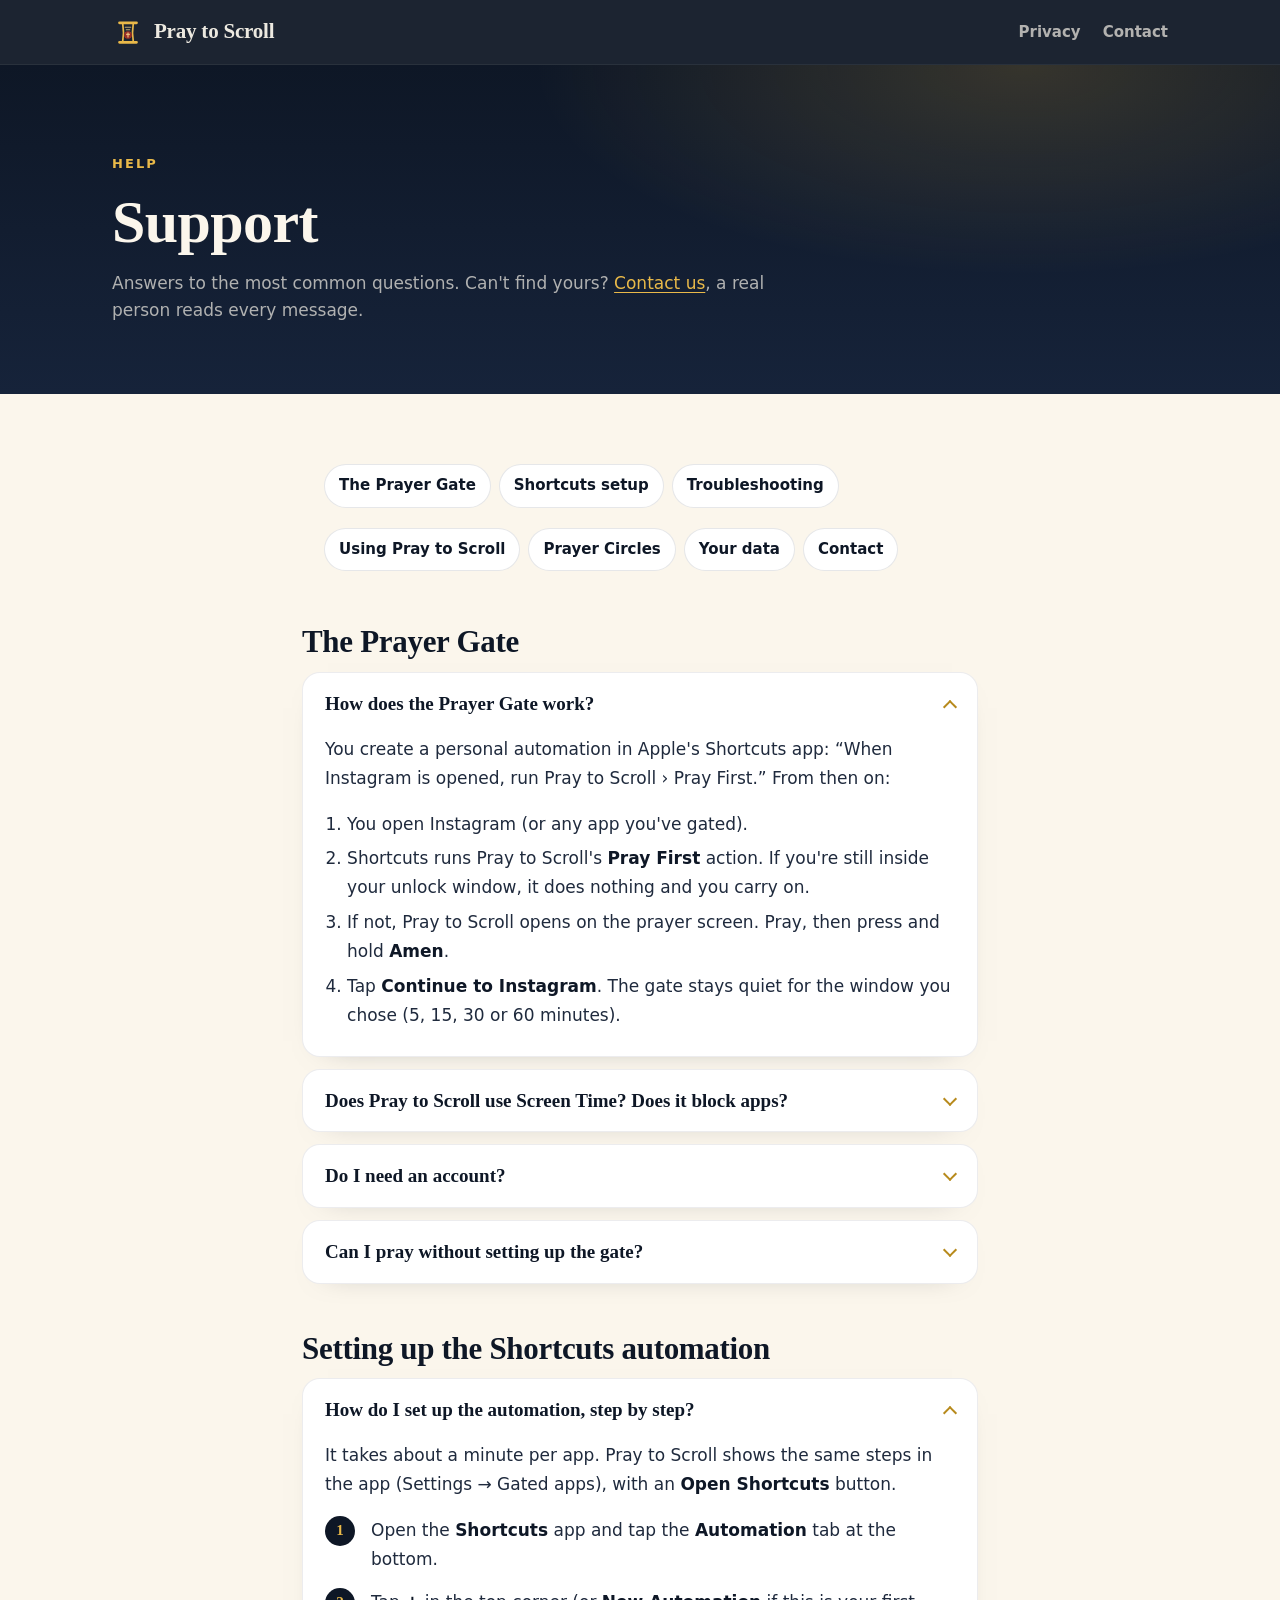
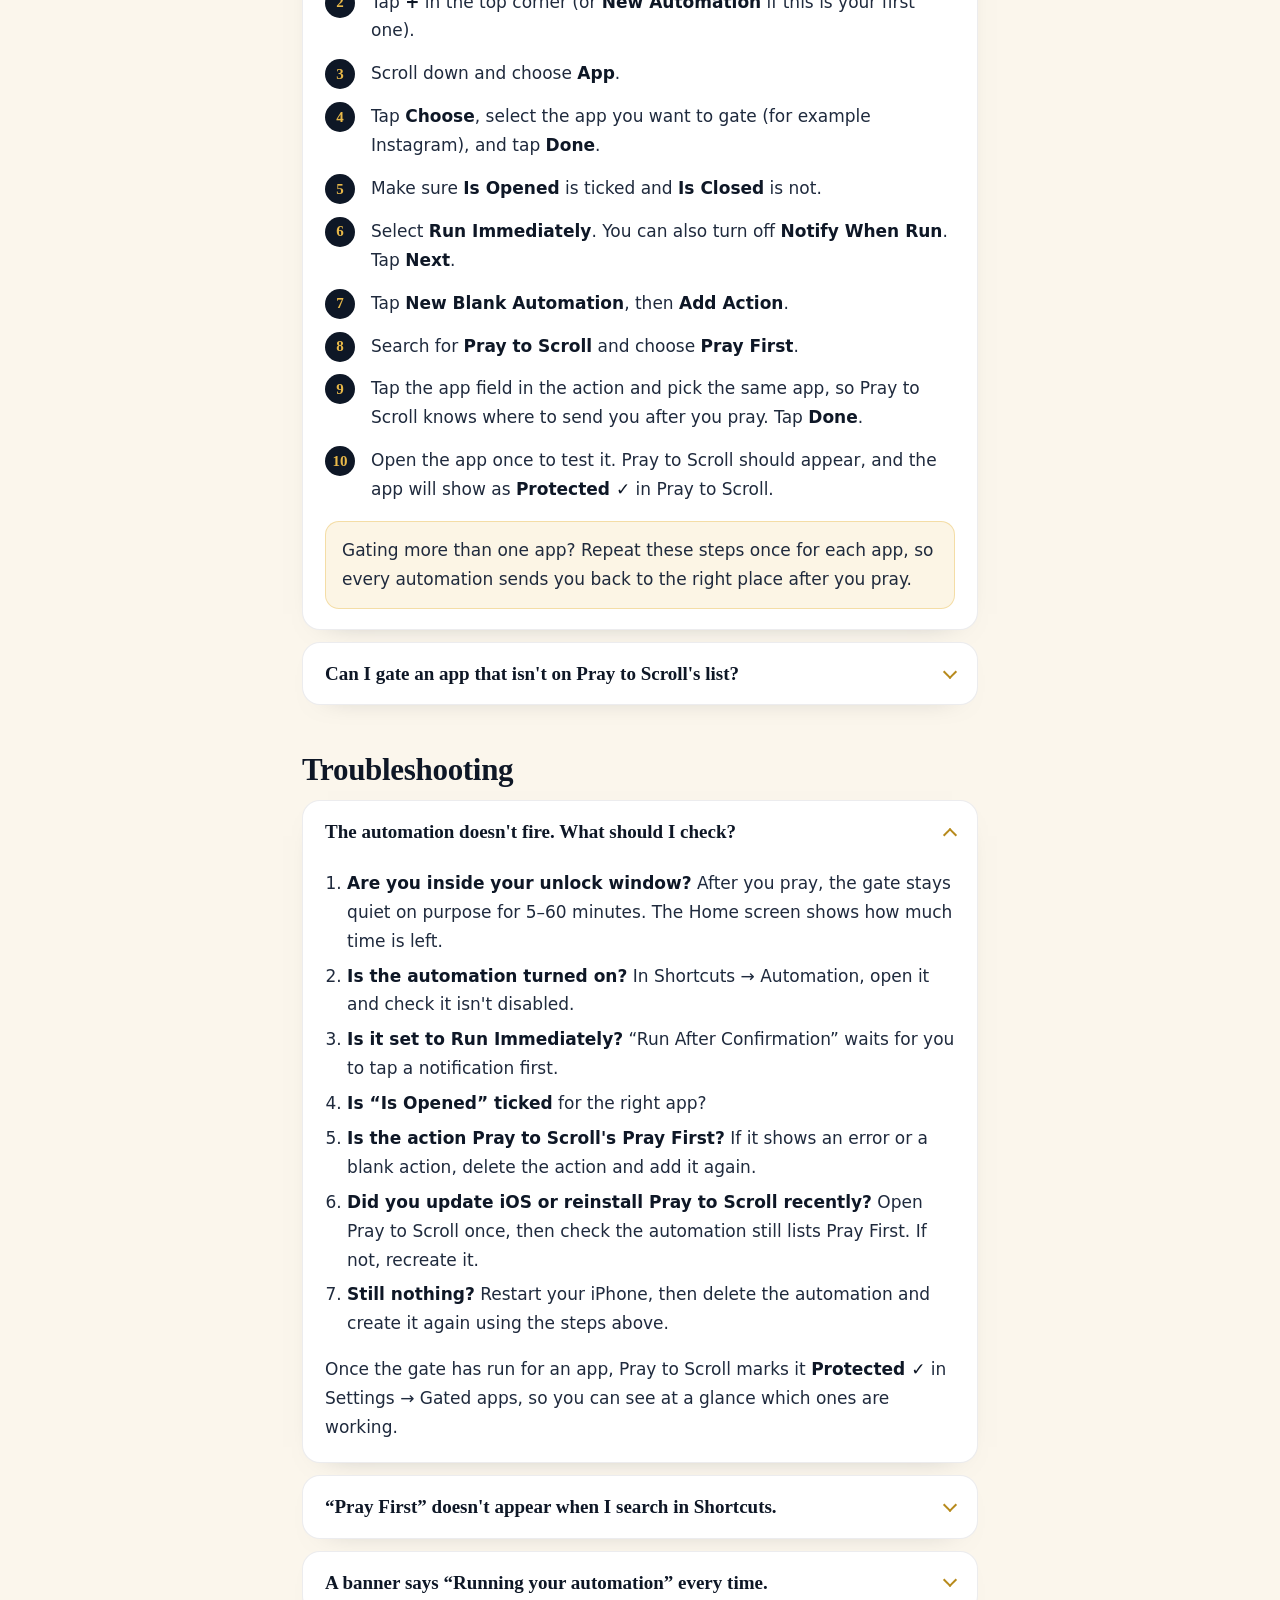
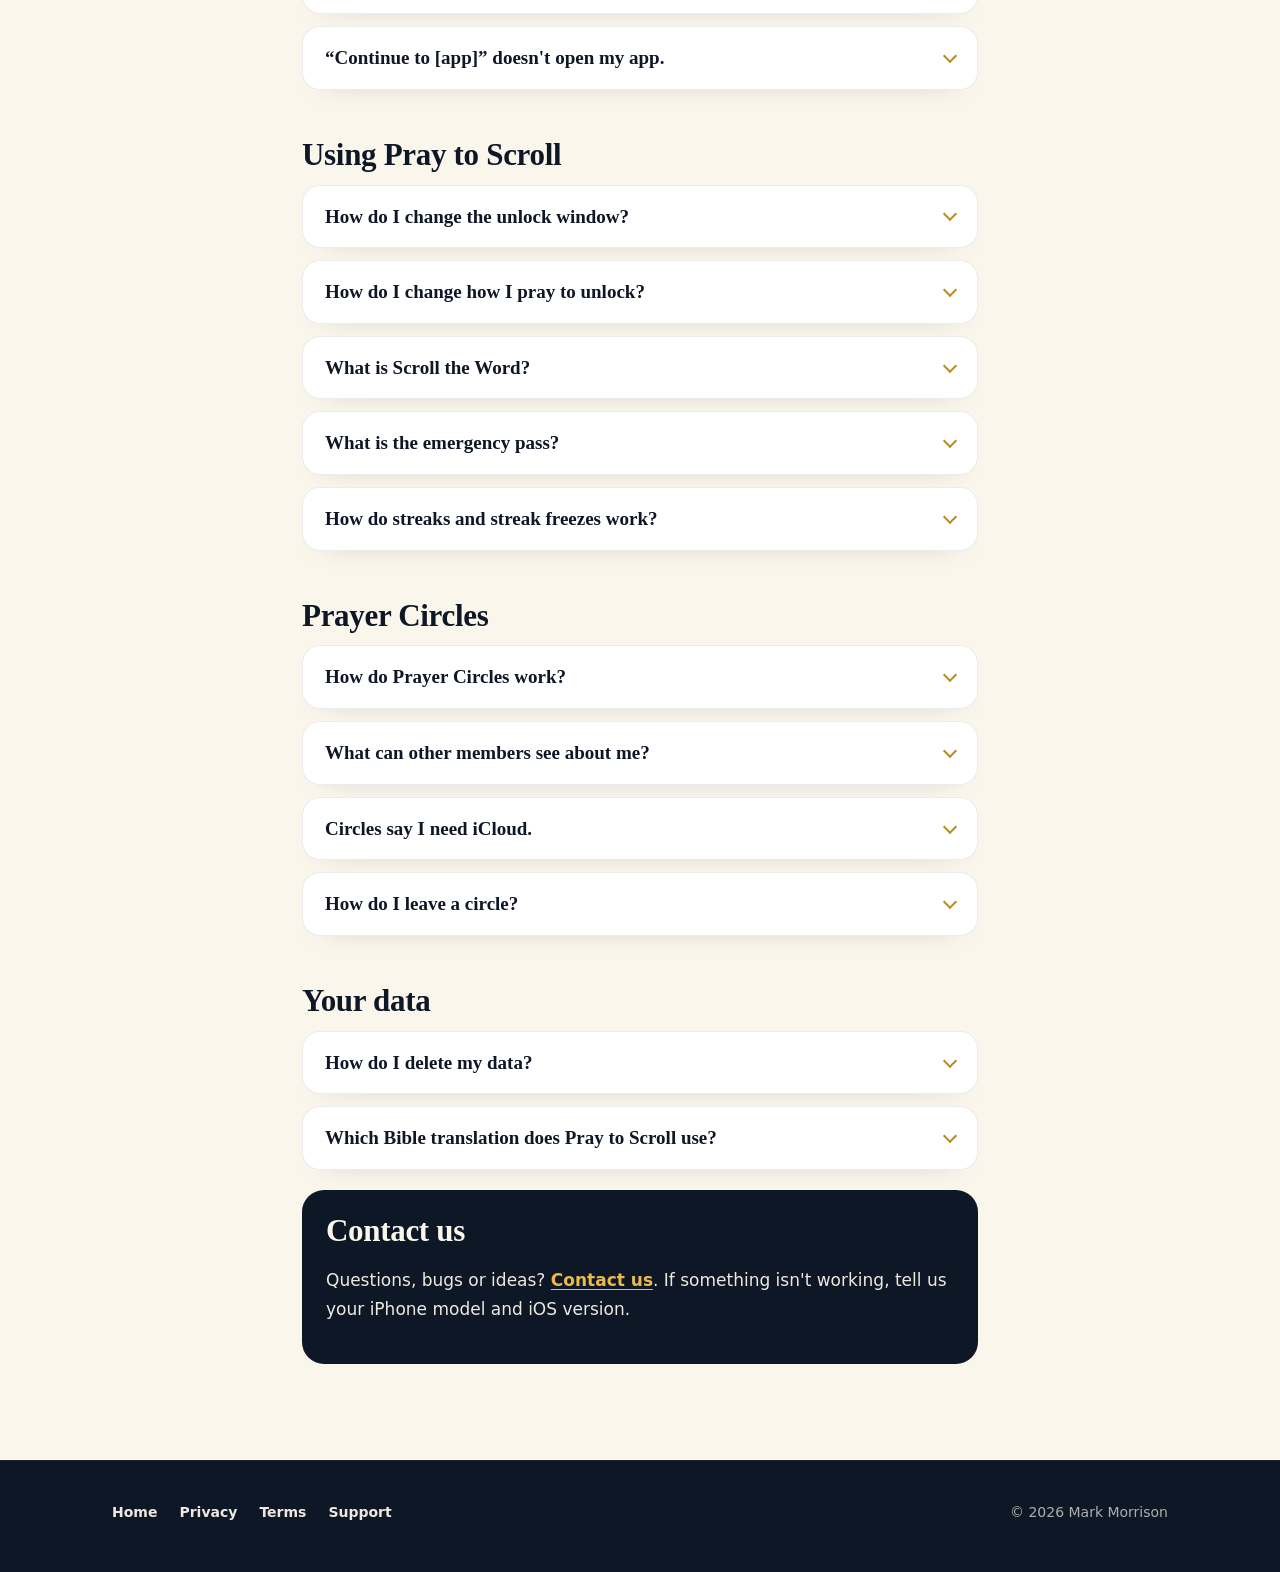
<file: site/support.html>
<!doctype html>
<html lang="en">
<head>
  <meta charset="utf-8">
  <meta name="viewport" content="width=device-width, initial-scale=1, viewport-fit=cover">
  <title>Support · Pray to Scroll</title>
  <meta name="description" content="Pray to Scroll help: how the Prayer Gate works, setting up the Shortcuts automation, troubleshooting, Prayer Circles and your data.">
  <meta name="theme-color" content="#0E1726">
  <link rel="icon" href="assets/favicon.svg" type="image/svg+xml">
  <link rel="stylesheet" href="assets/style.css">
</head>
<body class="doc">
  <a class="skip" href="#main">Skip to content</a>

  <header class="site-header">
    <div class="wrap">
      <a class="brand" href="./" aria-label="Pray to Scroll home">
        <svg viewBox="0 0 64 64" aria-hidden="true"><g fill="none" stroke-linecap="round" stroke-linejoin="round"><path d="M21.5 15.5Q24.5 33 21.5 50.5M42.5 15.5Q39.5 33 42.5 50.5" stroke="#E9B949" stroke-width="3.4"/><path d="M26.5 22.5h11M28.5 27.5h7" stroke="#F5D58A" stroke-width="2.2" opacity=".75"/><path d="M15 13.5h34M15 52.5h34" stroke="#E9B949" stroke-width="5.5"/></g><circle cx="32" cy="38" r="7.6" fill="#A9352A"/><circle cx="32" cy="38" r="5.4" fill="none" stroke="#6E1C17" stroke-width="1" opacity=".7"/><path d="M32 33.6v8.8M28.9 36.6h6.2" stroke="#F5D58A" stroke-width="1.9" stroke-linecap="round"/></svg>
        <span>Pray to Scroll</span>
      </a>
      <nav class="nav" aria-label="Main">
        <a class="hide-sm" href="privacy.html">Privacy</a>
        <a href="#contact">Contact</a>
      </nav>
    </div>
  </header>

  <div class="doc-hero">
    <div class="wrap">
      <span class="eyebrow">Help</span>
      <h1>Support</h1>
      <p>Answers to the most common questions. Can't find yours? <a href="https://docs.google.com/forms/d/e/1FAIpQLSd970nDhpb_sqjTqumvty5jvxK4t3gkhYplR6XmVWjTiQun6Q/viewform" style="color:var(--gold)">Contact us</a>, a real person reads every message.</p>
    </div>
  </div>

  <main id="main" class="prose faq">
    <ul class="toc" aria-label="Topics">
      <li><a href="#gate">The Prayer Gate</a></li>
      <li><a href="#setup">Shortcuts setup</a></li>
      <li><a href="#trouble">Troubleshooting</a></li>
      <li><a href="#using">Using Pray to Scroll</a></li>
      <li><a href="#circles">Prayer Circles</a></li>
      <li><a href="#data">Your data</a></li>
      <li><a href="#contact">Contact</a></li>
    </ul>

    <h2 id="gate">The Prayer Gate</h2>

    <details open>
      <summary>How does the Prayer Gate work?</summary>
      <div class="answer">
        <p>You create a personal automation in Apple's Shortcuts app: &ldquo;When Instagram is opened, run Pray to Scroll &rsaquo; Pray First.&rdquo; From then on:</p>
        <ol>
          <li>You open Instagram (or any app you've gated).</li>
          <li>Shortcuts runs Pray to Scroll's <strong>Pray First</strong> action. If you're still inside your unlock window, it does nothing and you carry on.</li>
          <li>If not, Pray to Scroll opens on the prayer screen. Pray, then press and hold <strong>Amen</strong>.</li>
          <li>Tap <strong>Continue to Instagram</strong>. The gate stays quiet for the window you chose (5, 15, 30 or 60 minutes).</li>
        </ol>
      </div>
    </details>

    <details>
      <summary>Does Pray to Scroll use Screen Time? Does it block apps?</summary>
      <div class="answer">
        <p>Not in this version. Pray to Scroll's lock is the Prayer Gate: a Shortcuts automation you control that opens Pray to Scroll, and a prayer, before your app. It doesn't lock apps at the system level, and you can turn the automation off at any time. We're working on an optional, stricter mode built on Apple's Screen Time. It isn't available yet.</p>
      </div>
    </details>

    <details>
      <summary>Do I need an account?</summary>
      <div class="answer">
        <p>No. There's no sign-up, email or password. Everything works on your iPhone. Prayer Circles use your iCloud sign-in behind the scenes, and we never see your Apple ID.</p>
      </div>
    </details>

    <details>
      <summary>Can I pray without setting up the gate?</summary>
      <div class="answer">
        <p>Yes. Tap <strong>Pray now</strong> on the Home screen any time, or use the &ldquo;Pray now&rdquo; widget. Your streak and stats count either way.</p>
      </div>
    </details>

    <h2 id="setup">Setting up the Shortcuts automation</h2>

    <details open>
      <summary>How do I set up the automation, step by step?</summary>
      <div class="answer">
        <p>It takes about a minute per app. Pray to Scroll shows the same steps in the app (Settings &rarr; Gated apps), with an <strong>Open Shortcuts</strong> button.</p>
        <ol class="numbered">
          <li>Open the <strong>Shortcuts</strong> app and tap the <strong>Automation</strong> tab at the bottom.</li>
          <li>Tap <strong>+</strong> in the top corner (or <strong>New Automation</strong> if this is your first one).</li>
          <li>Scroll down and choose <strong>App</strong>.</li>
          <li>Tap <strong>Choose</strong>, select the app you want to gate (for example Instagram), and tap <strong>Done</strong>.</li>
          <li>Make sure <strong>Is Opened</strong> is ticked and <strong>Is Closed</strong> is not.</li>
          <li>Select <strong>Run Immediately</strong>. You can also turn off <strong>Notify When Run</strong>. Tap <strong>Next</strong>.</li>
          <li>Tap <strong>New Blank Automation</strong>, then <strong>Add Action</strong>.</li>
          <li>Search for <strong>Pray to Scroll</strong> and choose <strong>Pray First</strong>.</li>
          <li>Tap the app field in the action and pick the same app, so Pray to Scroll knows where to send you after you pray. Tap <strong>Done</strong>.</li>
          <li>Open the app once to test it. Pray to Scroll should appear, and the app will show as <strong>Protected &#10003;</strong> in Pray to Scroll.</li>
        </ol>
        <p class="callout">Gating more than one app? Repeat these steps once for each app, so every automation sends you back to the right place after you pray.</p>
      </div>
    </details>

    <details>
      <summary>Can I gate an app that isn't on Pray to Scroll's list?</summary>
      <div class="answer">
        <p>Yes. Add it as a custom app in Pray to Scroll with its URL scheme (so &ldquo;Continue&rdquo; can open it), then create the automation above for that app in Shortcuts.</p>
      </div>
    </details>

    <h2 id="trouble">Troubleshooting</h2>

    <details open>
      <summary>The automation doesn't fire. What should I check?</summary>
      <div class="answer">
        <ol>
          <li><strong>Are you inside your unlock window?</strong> After you pray, the gate stays quiet on purpose for 5&ndash;60 minutes. The Home screen shows how much time is left.</li>
          <li><strong>Is the automation turned on?</strong> In Shortcuts &rarr; Automation, open it and check it isn't disabled.</li>
          <li><strong>Is it set to Run Immediately?</strong> &ldquo;Run After Confirmation&rdquo; waits for you to tap a notification first.</li>
          <li><strong>Is &ldquo;Is Opened&rdquo; ticked</strong> for the right app?</li>
          <li><strong>Is the action Pray to Scroll's Pray First?</strong> If it shows an error or a blank action, delete the action and add it again.</li>
          <li><strong>Did you update iOS or reinstall Pray to Scroll recently?</strong> Open Pray to Scroll once, then check the automation still lists Pray First. If not, recreate it.</li>
          <li><strong>Still nothing?</strong> Restart your iPhone, then delete the automation and create it again using the steps above.</li>
        </ol>
        <p>Once the gate has run for an app, Pray to Scroll marks it <strong>Protected &#10003;</strong> in Settings &rarr; Gated apps, so you can see at a glance which ones are working.</p>
      </div>
    </details>

    <details>
      <summary>&ldquo;Pray First&rdquo; doesn't appear when I search in Shortcuts.</summary>
      <div class="answer">
        <p>Open Pray to Scroll once (Shortcuts learns about an app's actions after it has been opened), then search again for &ldquo;Pray to Scroll&rdquo;. If it still doesn't show, restart your iPhone.</p>
      </div>
    </details>

    <details>
      <summary>A banner says &ldquo;Running your automation&rdquo; every time.</summary>
      <div class="answer">
        <p>That's iOS telling you the automation ran. Open the automation in Shortcuts and turn off <strong>Notify When Run</strong>.</p>
      </div>
    </details>

    <details>
      <summary>&ldquo;Continue to [app]&rdquo; doesn't open my app.</summary>
      <div class="answer">
        <p>Check the app is installed and that the Pray First action in your automation has the matching app selected. For a custom app, check its URL scheme in Pray to Scroll.</p>
      </div>
    </details>

    <h2 id="using">Using Pray to Scroll</h2>

    <details>
      <summary>How do I change the unlock window?</summary>
      <div class="answer">
        <p>Open Pray to Scroll &rarr; <strong>Settings</strong> &rarr; <strong>Unlock window</strong>, and choose 5, 15, 30 or 60 minutes. The new window applies from your next prayer.</p>
      </div>
    </details>

    <details>
      <summary>How do I change how I pray to unlock?</summary>
      <div class="answer">
        <p>Settings &rarr; <strong>Unlock style</strong>: Quick prayer (30 seconds), Guided (1&ndash;3 minutes through Adoration, Confession, Thanksgiving and Supplication), Verse + prayer, or Pray for someone.</p>
      </div>
    </details>

    <details>
      <summary>What is Scroll the Word?</summary>
      <div class="answer">
        <p>A full-screen feed of Bible verses that you swipe through one at a time, like a short-video app. It's the healthy thing to scroll after you pray. Verses come from the World English Bible, built into the app.</p>
      </div>
    </details>

    <details>
      <summary>What is the emergency pass?</summary>
      <div class="answer">
        <p>Once a day, tap <strong>I need it now</strong> on the prayer screen to open your app for 5 minutes without praying. It's counted honestly in your stats, and it resets each day.</p>
      </div>
    </details>

    <details>
      <summary>How do streaks and streak freezes work?</summary>
      <div class="answer">
        <p>Pray at least once a day to keep your streak. You get one streak freeze each week to cover a missed day. Milestones arrive at 3, 7, 14, 21, 30, 50, 100 and 365 days.</p>
      </div>
    </details>

    <h2 id="circles">Prayer Circles</h2>

    <details>
      <summary>How do Prayer Circles work?</summary>
      <div class="answer">
        <p>A circle is a small group of friends who encourage each other. Create one in the Circles tab and Pray to Scroll gives you a six-character code and an invite link to share. Friends join with the code or the link. Each week, the circle shows everyone's prayer count and streak, and the count starts fresh the next week.</p>
      </div>
    </details>

    <details>
      <summary>What can other members see about me?</summary>
      <div class="answer">
        <p>Only the nickname you choose, your weekly prayer count and your streak. Never your journal, prayer list, requests or the names of people you pray for.</p>
      </div>
    </details>

    <details>
      <summary>Circles say I need iCloud.</summary>
      <div class="answer">
        <p>Circles use Apple's CloudKit, so you need to be signed in to iCloud in the Settings app. Everything else in Pray to Scroll works without iCloud.</p>
      </div>
    </details>

    <details>
      <summary>How do I leave a circle?</summary>
      <div class="answer">
        <p>Open the circle and tap <strong>Leave circle</strong>. Your membership record is deleted.</p>
      </div>
    </details>

    <h2 id="data">Your data</h2>

    <details>
      <summary>How do I delete my data?</summary>
      <div class="answer">
        <ul>
          <li><strong>Everything on your device:</strong> Settings &rarr; <strong>Reset all data</strong>, or delete the app.</li>
          <li><strong>Circle records:</strong> leave each circle first to delete your record right away. Otherwise circle records expire on their own, or <a href="https://docs.google.com/forms/d/e/1FAIpQLSd970nDhpb_sqjTqumvty5jvxK4t3gkhYplR6XmVWjTiQun6Q/viewform">contact us</a> with your circle code and nickname and we'll remove it.</li>
        </ul>
        <p>Full details are in the <a href="privacy.html">Privacy Policy</a>.</p>
      </div>
    </details>

    <details>
      <summary>Which Bible translation does Pray to Scroll use?</summary>
      <div class="answer">
        <p>The World English Bible (WEB), a modern English translation in the public domain.</p>
      </div>
    </details>

    <div class="contact-card">
      <h2 id="contact">Contact us</h2>
      <p>Questions, bugs or ideas? <a href="https://docs.google.com/forms/d/e/1FAIpQLSd970nDhpb_sqjTqumvty5jvxK4t3gkhYplR6XmVWjTiQun6Q/viewform">Contact us</a>. If something isn't working, tell us your iPhone model and iOS version.</p>
    </div>
  </main>

  <footer class="site-footer">
    <div class="wrap">
      <nav aria-label="Footer">
        <a href="./">Home</a>
        <a href="privacy.html">Privacy</a>
        <a href="terms.html">Terms</a>
        <a href="support.html">Support</a>
      </nav>
      <p>&copy; 2026 Mark Morrison</p>
    </div>
  </footer>
</body>
</html>
</file>
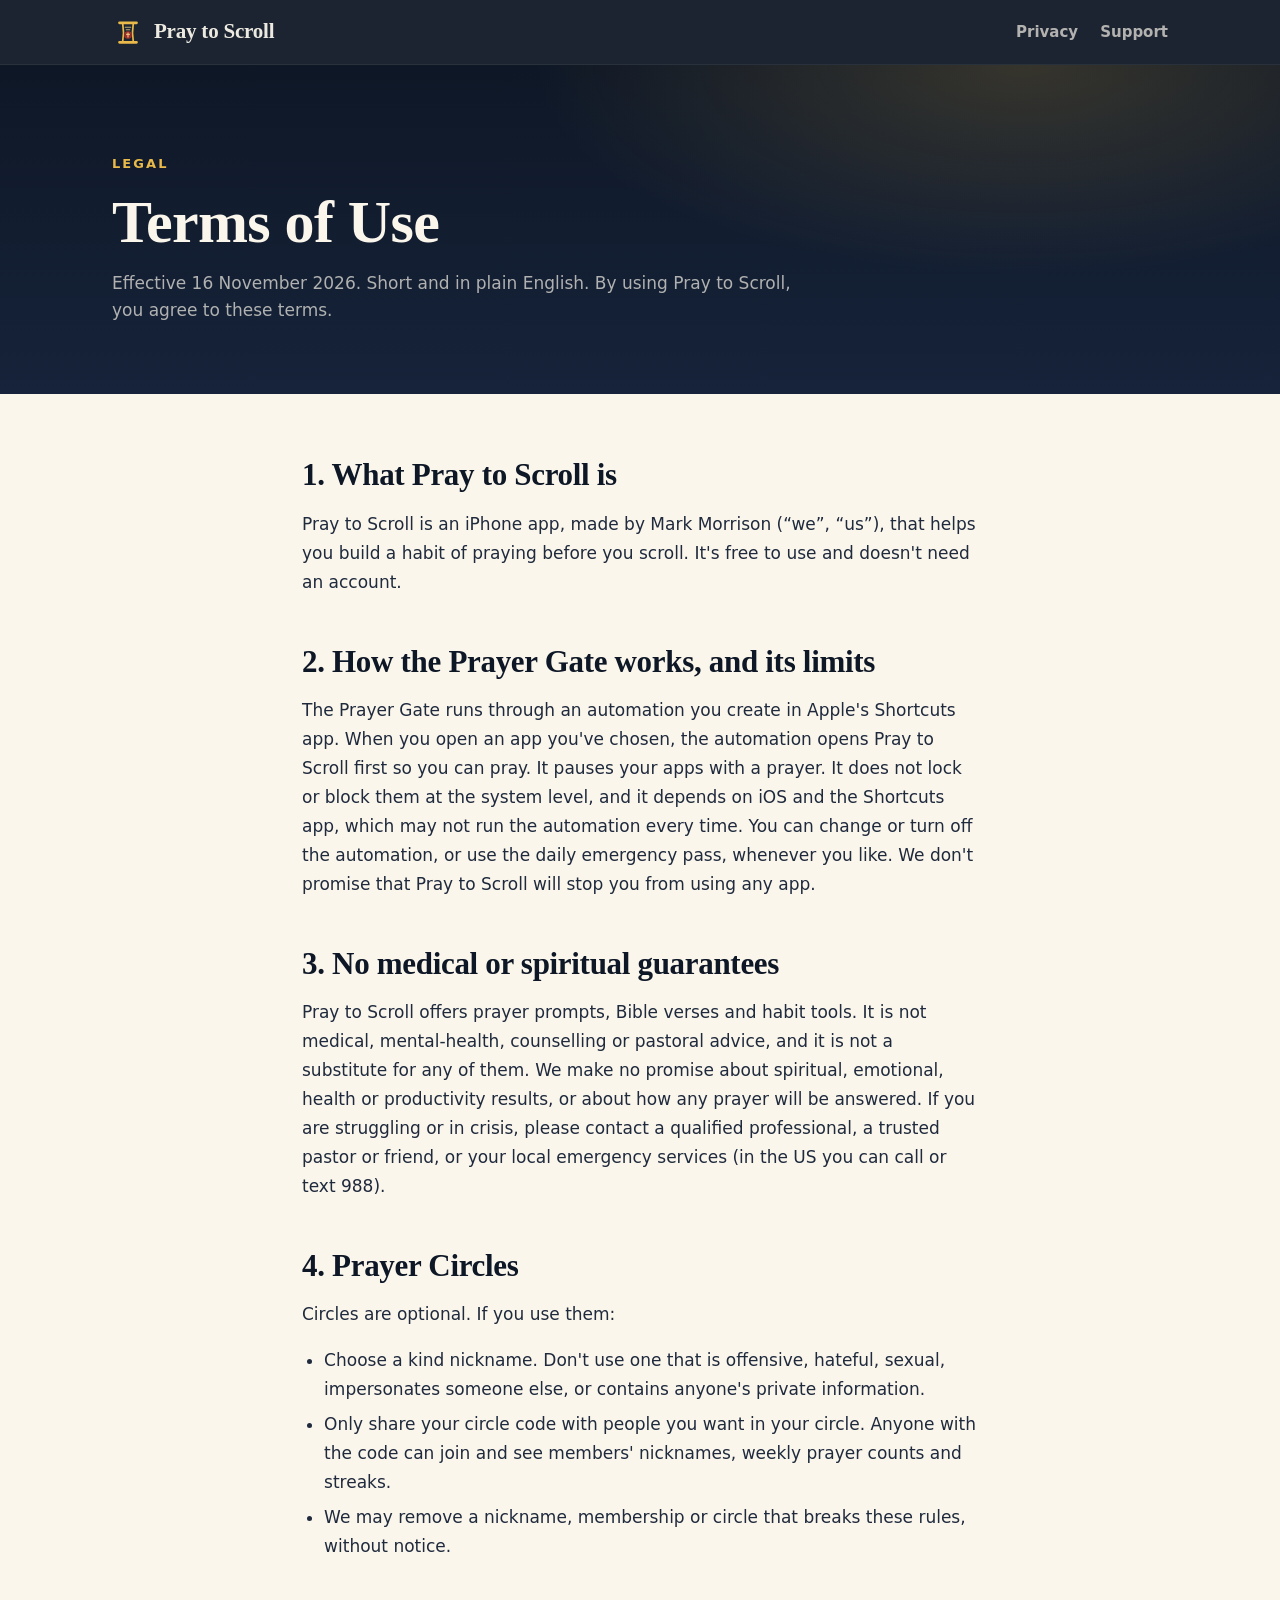
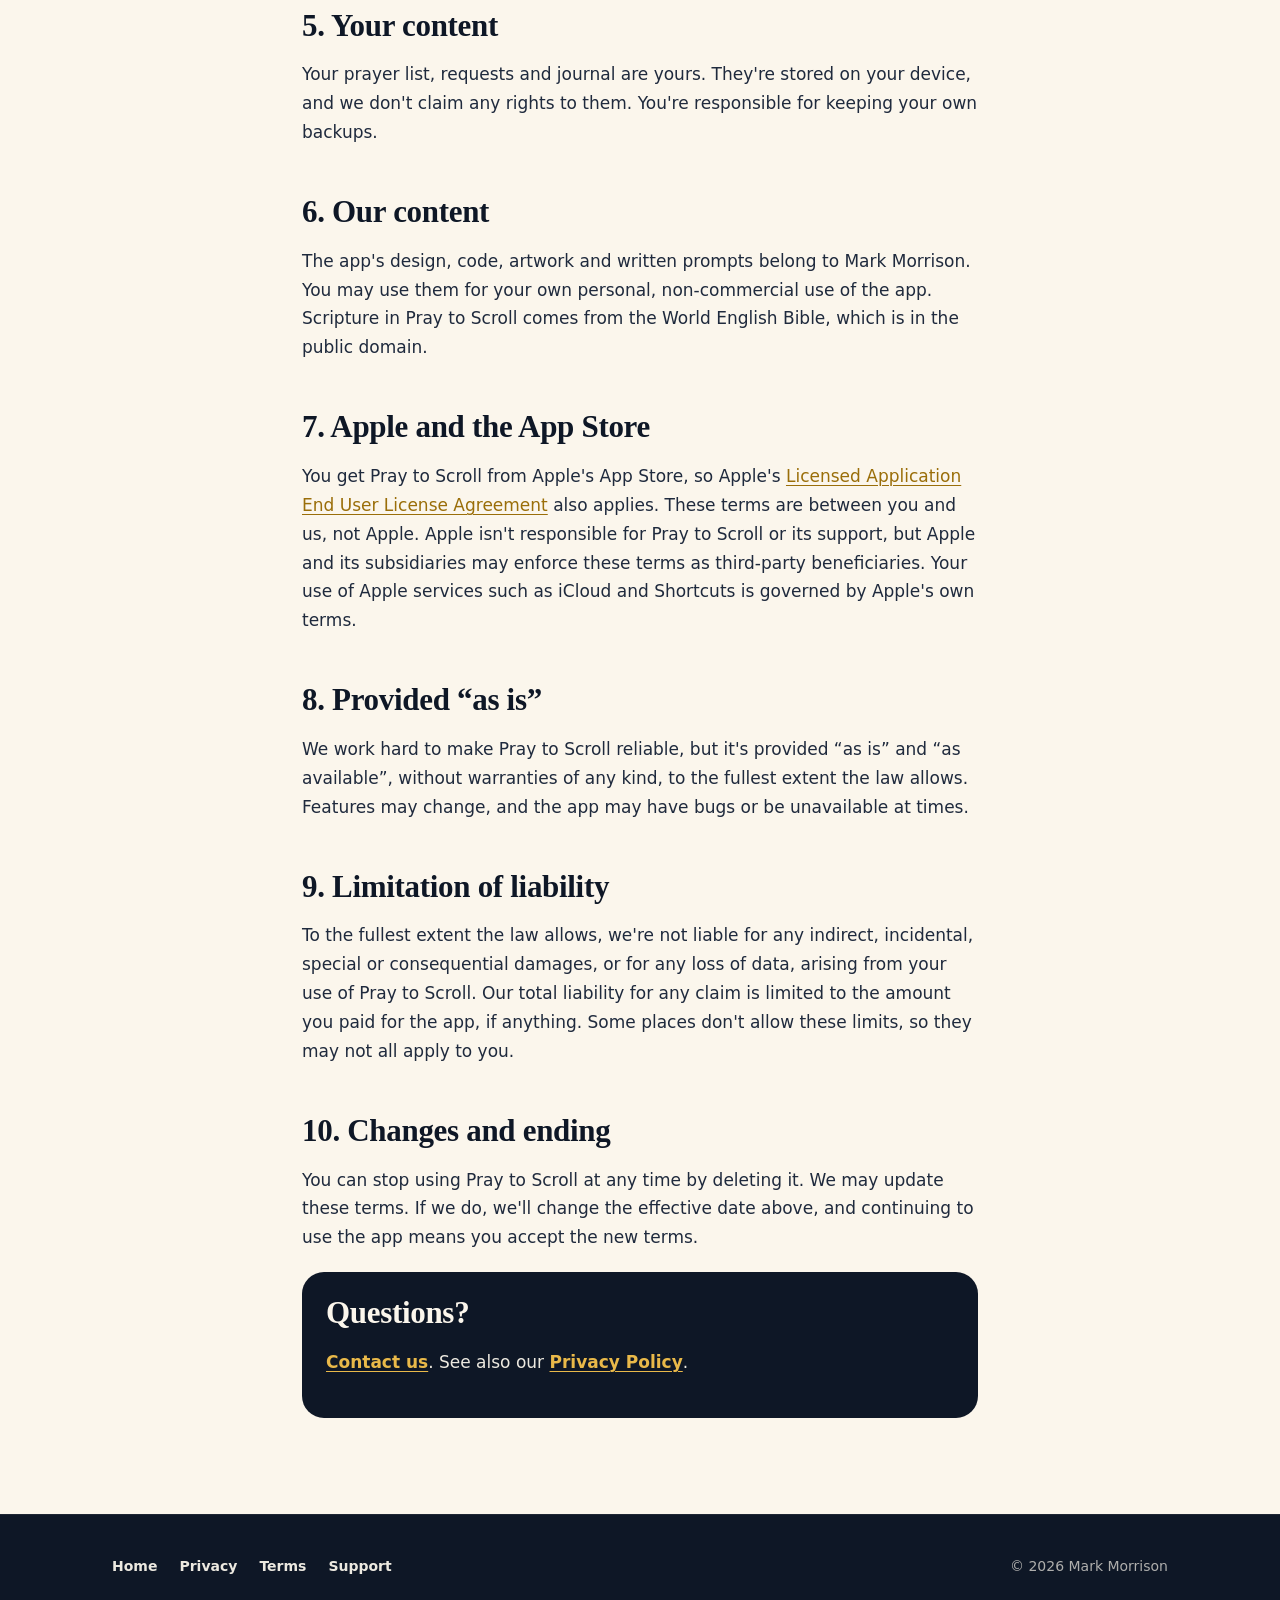
<file: site/terms.html>
<!doctype html>
<html lang="en">
<head>
  <meta charset="utf-8">
  <meta name="viewport" content="width=device-width, initial-scale=1, viewport-fit=cover">
  <title>Terms of Use · Pray to Scroll</title>
  <meta name="description" content="The terms for using Pray to Scroll, in plain English.">
  <meta name="theme-color" content="#0E1726">
  <link rel="icon" href="assets/favicon.svg" type="image/svg+xml">
  <link rel="stylesheet" href="assets/style.css">
</head>
<body class="doc">
  <a class="skip" href="#main">Skip to content</a>

  <header class="site-header">
    <div class="wrap">
      <a class="brand" href="./" aria-label="Pray to Scroll home">
        <svg viewBox="0 0 64 64" aria-hidden="true"><g fill="none" stroke-linecap="round" stroke-linejoin="round"><path d="M21.5 15.5Q24.5 33 21.5 50.5M42.5 15.5Q39.5 33 42.5 50.5" stroke="#E9B949" stroke-width="3.4"/><path d="M26.5 22.5h11M28.5 27.5h7" stroke="#F5D58A" stroke-width="2.2" opacity=".75"/><path d="M15 13.5h34M15 52.5h34" stroke="#E9B949" stroke-width="5.5"/></g><circle cx="32" cy="38" r="7.6" fill="#A9352A"/><circle cx="32" cy="38" r="5.4" fill="none" stroke="#6E1C17" stroke-width="1" opacity=".7"/><path d="M32 33.6v8.8M28.9 36.6h6.2" stroke="#F5D58A" stroke-width="1.9" stroke-linecap="round"/></svg>
        <span>Pray to Scroll</span>
      </a>
      <nav class="nav" aria-label="Main">
        <a class="hide-sm" href="privacy.html">Privacy</a>
        <a href="support.html">Support</a>
      </nav>
    </div>
  </header>

  <div class="doc-hero">
    <div class="wrap">
      <span class="eyebrow">Legal</span>
      <h1>Terms of Use</h1>
      <p>Effective 16 November 2026. Short and in plain English. By using Pray to Scroll, you agree to these terms.</p>
    </div>
  </div>

  <main id="main" class="prose">
    <h2 id="what">1. What Pray to Scroll is</h2>
    <p>Pray to Scroll is an iPhone app, made by Mark Morrison (&ldquo;we&rdquo;, &ldquo;us&rdquo;), that helps you build a habit of praying before you scroll. It's free to use and doesn't need an account.</p>

    <h2 id="gate">2. How the Prayer Gate works, and its limits</h2>
    <p>The Prayer Gate runs through an automation you create in Apple's Shortcuts app. When you open an app you've chosen, the automation opens Pray to Scroll first so you can pray. It pauses your apps with a prayer. It does not lock or block them at the system level, and it depends on iOS and the Shortcuts app, which may not run the automation every time. You can change or turn off the automation, or use the daily emergency pass, whenever you like. We don't promise that Pray to Scroll will stop you from using any app.</p>

    <h2 id="guarantees">3. No medical or spiritual guarantees</h2>
    <p>Pray to Scroll offers prayer prompts, Bible verses and habit tools. It is not medical, mental-health, counselling or pastoral advice, and it is not a substitute for any of them. We make no promise about spiritual, emotional, health or productivity results, or about how any prayer will be answered. If you are struggling or in crisis, please contact a qualified professional, a trusted pastor or friend, or your local emergency services (in the US you can call or text 988).</p>

    <h2 id="circles">4. Prayer Circles</h2>
    <p>Circles are optional. If you use them:</p>
    <ul>
      <li>Choose a kind nickname. Don't use one that is offensive, hateful, sexual, impersonates someone else, or contains anyone's private information.</li>
      <li>Only share your circle code with people you want in your circle. Anyone with the code can join and see members' nicknames, weekly prayer counts and streaks.</li>
      <li>We may remove a nickname, membership or circle that breaks these rules, without notice.</li>
    </ul>

    <h2 id="yours">5. Your content</h2>
    <p>Your prayer list, requests and journal are yours. They're stored on your device, and we don't claim any rights to them. You're responsible for keeping your own backups.</p>

    <h2 id="ours">6. Our content</h2>
    <p>The app's design, code, artwork and written prompts belong to Mark Morrison. You may use them for your own personal, non-commercial use of the app. Scripture in Pray to Scroll comes from the World English Bible, which is in the public domain.</p>

    <h2 id="apple">7. Apple and the App Store</h2>
    <p>You get Pray to Scroll from Apple's App Store, so Apple's <a href="https://www.apple.com/legal/internet-services/itunes/dev/stdeula/">Licensed Application End User License Agreement</a> also applies. These terms are between you and us, not Apple. Apple isn't responsible for Pray to Scroll or its support, but Apple and its subsidiaries may enforce these terms as third-party beneficiaries. Your use of Apple services such as iCloud and Shortcuts is governed by Apple's own terms.</p>

    <h2 id="asis">8. Provided &ldquo;as is&rdquo;</h2>
    <p>We work hard to make Pray to Scroll reliable, but it's provided &ldquo;as is&rdquo; and &ldquo;as available&rdquo;, without warranties of any kind, to the fullest extent the law allows. Features may change, and the app may have bugs or be unavailable at times.</p>

    <h2 id="liability">9. Limitation of liability</h2>
    <p>To the fullest extent the law allows, we're not liable for any indirect, incidental, special or consequential damages, or for any loss of data, arising from your use of Pray to Scroll. Our total liability for any claim is limited to the amount you paid for the app, if anything. Some places don't allow these limits, so they may not all apply to you.</p>

    <h2 id="changes">10. Changes and ending</h2>
    <p>You can stop using Pray to Scroll at any time by deleting it. We may update these terms. If we do, we'll change the effective date above, and continuing to use the app means you accept the new terms.</p>

    <div class="contact-card">
      <h2 id="contact">Questions?</h2>
      <p><a href="https://docs.google.com/forms/d/e/1FAIpQLSd970nDhpb_sqjTqumvty5jvxK4t3gkhYplR6XmVWjTiQun6Q/viewform">Contact us</a>. See also our <a href="privacy.html">Privacy Policy</a>.</p>
    </div>
  </main>

  <footer class="site-footer">
    <div class="wrap">
      <nav aria-label="Footer">
        <a href="./">Home</a>
        <a href="privacy.html">Privacy</a>
        <a href="terms.html">Terms</a>
        <a href="support.html">Support</a>
      </nav>
      <p>&copy; 2026 Mark Morrison</p>
    </div>
  </footer>
</body>
</html>
</file>
<file: site/assets/style.css>
/* Pray to Scroll site. Plain CSS, system fonts only, no external requests. */

:root {
  --midnight: #0E1726;
  --ink: #16233A;
  --ink-2: #1D2C47;
  --gold: #E9B949;
  --gold-warm: #F5D58A;
  --cream: #FBF6EC;
  --sage: #A8C3A0;
  --rose: #E7A6A1;

  --on-dark: rgba(251, 246, 236, 0.94);
  --on-dark-muted: rgba(251, 246, 236, 0.68);
  --on-dark-faint: rgba(251, 246, 236, 0.14);
  --hairline: rgba(233, 185, 73, 0.22);

  --serif: ui-serif, "New York", "Iowan Old Style", "Apple Garamond", Georgia, Cambria, "Times New Roman", serif;
  --rounded: ui-rounded, "SF Pro Rounded", -apple-system, BlinkMacSystemFont, system-ui, "Segoe UI", Roboto, "Helvetica Neue", Arial, sans-serif;
  --text: -apple-system, BlinkMacSystemFont, system-ui, "Segoe UI", Roboto, "Helvetica Neue", Arial, sans-serif;

  --radius: 22px;
  --gutter: clamp(16px, 4vw, 32px);
  --max: 1120px;
}

*, *::before, *::after { box-sizing: border-box; }

html { -webkit-text-size-adjust: 100%; text-size-adjust: 100%; scroll-behavior: smooth; }

body {
  margin: 0;
  background: var(--midnight);
  color: var(--on-dark);
  font-family: var(--rounded);
  font-size: 17px;
  line-height: 1.6;
  -webkit-font-smoothing: antialiased;
  -moz-osx-font-smoothing: grayscale;
  overflow-x: hidden;
}

img, svg { display: block; max-width: 100%; }

a { color: var(--gold); text-decoration-thickness: 1px; text-underline-offset: 3px; }
a:hover { color: var(--gold-warm); }

:focus-visible { outline: 2px solid var(--gold); outline-offset: 3px; border-radius: 6px; }

.skip {
  position: absolute; left: -9999px; top: 8px;
  background: var(--gold); color: var(--midnight); padding: 8px 14px; border-radius: 10px; z-index: 100;
}
.skip:focus { left: 8px; }

.wrap { width: 100%; max-width: var(--max); margin: 0 auto; padding: 0 var(--gutter); }

h1, h2, h3 { font-family: var(--serif); font-weight: 700; line-height: 1.12; letter-spacing: -0.01em; margin: 0; text-wrap: balance; }

.eyebrow {
  display: inline-block;
  font-family: var(--rounded);
  font-size: 13px; font-weight: 700; letter-spacing: 0.16em; text-transform: uppercase;
  color: var(--gold);
  margin-bottom: 14px;
}

/* ---------- Header ---------- */
.site-header {
  position: sticky; top: 0; z-index: 50;
  background: rgba(14, 23, 38, 0.72);
  -webkit-backdrop-filter: saturate(140%) blur(14px);
  backdrop-filter: saturate(140%) blur(14px);
  border-bottom: 1px solid rgba(251, 246, 236, 0.06);
}
.site-header .wrap { display: flex; align-items: center; justify-content: space-between; height: 64px; gap: 16px; }

.brand { display: inline-flex; align-items: center; gap: 10px; color: var(--on-dark); text-decoration: none; }
.brand:hover { color: var(--on-dark); }
.brand svg { width: 32px; height: 32px; flex: none; }
.brand span { font-family: var(--serif); font-weight: 700; font-size: 21px; letter-spacing: -0.01em; white-space: nowrap; }

.nav { display: flex; align-items: center; gap: 22px; }
.nav a { color: var(--on-dark-muted); text-decoration: none; font-size: 15px; font-weight: 600; white-space: nowrap; }
.nav a:hover { color: var(--on-dark); }
.nav .nav-cta {
  color: var(--midnight); background: var(--gold); padding: 8px 16px; border-radius: 999px;
}
.nav .nav-cta:hover { background: var(--gold-warm); color: var(--midnight); }
@media (max-width: 640px) { .nav .hide-sm { display: none; } .nav { gap: 14px; } }
@media (max-width: 420px) { .nav .hide-xs { display: none; } .brand span { font-size: 19px; } }

/* ---------- Buttons ---------- */
.btn {
  display: inline-flex; align-items: center; justify-content: center; gap: 10px;
  min-height: 52px; padding: 0 26px; border-radius: 999px;
  font-family: var(--rounded); font-size: 17px; font-weight: 700; text-decoration: none;
  transition: transform .18s ease, background-color .18s ease, box-shadow .18s ease;
}
.btn:active { transform: scale(0.97); }
.btn-gold { background: var(--gold); color: var(--midnight); box-shadow: 0 10px 30px -10px rgba(233, 185, 73, 0.6); }
.btn-gold:hover { background: var(--gold-warm); color: var(--midnight); }
.btn-ghost { color: var(--on-dark); border: 1px solid var(--on-dark-faint); }
.btn-ghost:hover { color: var(--on-dark); border-color: rgba(251, 246, 236, 0.35); }

/* App Store badge placeholder: swap for Apple's official badge artwork before launch. */
.store-badge {
  display: inline-flex; align-items: center; gap: 12px;
  min-height: 56px; padding: 8px 22px 8px 18px; border-radius: 14px;
  background: #000; color: #fff; text-decoration: none;
  border: 1px solid rgba(255, 255, 255, 0.28);
  transition: transform .18s ease, border-color .18s ease;
}
.store-badge:hover { color: #fff; border-color: rgba(255, 255, 255, 0.55); }
.store-badge:active { transform: scale(0.97); }
.store-badge svg { width: 26px; height: 26px; flex: none; }
.store-badge small { display: block; font-size: 11px; line-height: 1.1; letter-spacing: 0.02em; opacity: 0.85; font-family: var(--text); }
.store-badge strong { display: block; font-size: 21px; line-height: 1.1; font-weight: 600; font-family: var(--text); letter-spacing: -0.01em; }

/* ---------- Hero ---------- */
.hero { position: relative; overflow: hidden; padding: clamp(48px, 9vw, 110px) 0 clamp(56px, 9vw, 120px); }
.hero::before {
  content: ""; position: absolute; inset: -20% -10% auto -10%; height: 900px; pointer-events: none;
  background:
    radial-gradient(520px 380px at 72% 40%, rgba(233, 185, 73, 0.10), transparent 70%),
    radial-gradient(900px 640px at 70% 30%, rgba(38, 58, 96, 0.55), transparent 70%),
    radial-gradient(700px 500px at 10% 0%, rgba(29, 44, 71, 0.9), transparent 70%);
}
.hero .wrap { position: relative; display: grid; grid-template-columns: 1.08fr 0.92fr; gap: clamp(32px, 6vw, 72px); align-items: center; }
.hero h1 { font-size: clamp(44px, 6vw, 78px); color: var(--cream); }
.nowrap { white-space: nowrap; }
.hero h1 em { font-style: italic; color: var(--gold); font-weight: 600; }
.hero .lede { font-size: clamp(18px, 2.1vw, 21px); color: var(--on-dark-muted); max-width: 33em; margin: 22px 0 0; }
.hero .tagline {
  display: inline-flex; align-items: center; gap: 10px; margin-top: 18px;
  font-family: var(--serif); font-style: italic; font-size: 20px; color: var(--gold-warm);
}
.hero .tagline::before { content: ""; width: 28px; height: 1px; background: var(--gold); }
.hero-actions { display: flex; flex-wrap: wrap; gap: 14px; align-items: center; margin-top: 34px; }
.hero-note { margin-top: 16px; font-size: 14px; color: var(--on-dark-muted); }
.promise { display: flex; flex-wrap: wrap; gap: 8px 18px; list-style: none; padding: 0; margin: 22px 0 0; font-size: 15px; font-weight: 700; color: var(--on-dark); }
.promise li { display: inline-flex; align-items: center; gap: 7px; }
.promise li::before { content: ""; width: 16px; height: 16px; flex: none; border-radius: 50%; background: var(--gold) url("data:image/svg+xml,%3Csvg xmlns='http://www.w3.org/2000/svg' viewBox='0 0 16 16'%3E%3Cpath d='M4.5 8.3l2.2 2.2 4.8-5' fill='none' stroke='%230E1726' stroke-width='2' stroke-linecap='round' stroke-linejoin='round'/%3E%3C/svg%3E") center / 16px no-repeat; }

@media (max-width: 880px) {
  .hero .wrap { grid-template-columns: 1fr; text-align: center; }
  .hero .lede { margin-left: auto; margin-right: auto; }
  .hero-actions { justify-content: center; }
  .hero .tagline { justify-content: center; }
  .promise { justify-content: center; }
}

/* ---------- Hero visual + mascot slot ---------- */
.hero-visual { position: relative; width: min(330px, 82vw); margin: 0 auto; }
.mascot {
  position: absolute; z-index: 2; left: -38%; bottom: 9%; width: 42%; height: auto;
  border-radius: 28px; filter: drop-shadow(0 18px 30px rgba(0, 0, 0, 0.55));
}
@media (max-width: 880px) { .mascot { position: relative; left: auto; bottom: auto; display: block; width: 132px; margin: 0 auto 20px; } }

/* ---------- Phone mockup (pure CSS) ---------- */
.phone {
  position: relative; width: min(330px, 82vw); aspect-ratio: 1320 / 2868; margin: 0 auto;
  border-radius: 54px; padding: 11px;
  background: linear-gradient(160deg, #2a3650, #0b111c 55%, #1e2a40);
  box-shadow:
    0 0 0 1px rgba(245, 213, 138, 0.25),
    0 40px 80px -30px rgba(0, 0, 0, 0.8),
    0 0 120px -30px rgba(233, 185, 73, 0.22);
}
.phone-screen {
  position: relative; height: 100%; border-radius: 44px; overflow: hidden;
  background: radial-gradient(120% 70% at 50% 38%, #1d2c47 0%, var(--midnight) 62%);
  display: flex; flex-direction: column; align-items: center; text-align: center;
  padding: 54px 24px 26px;
}
.phone-island { position: absolute; top: 12px; left: 50%; transform: translateX(-50%); width: 34%; height: 28px; border-radius: 20px; background: #000; }
.phone-status { position: absolute; top: 15px; left: 28px; right: 28px; display: flex; justify-content: space-between; font: 600 13px/1 var(--text); color: var(--on-dark); }
.phone-kicker { font-size: 12px; font-weight: 700; letter-spacing: 0.14em; text-transform: uppercase; color: var(--gold); }
.phone-title { font-family: var(--serif); font-size: 25px; font-weight: 700; color: var(--cream); margin-top: 8px; line-height: 1.15; }
.breath { position: relative; width: 80%; aspect-ratio: 1; margin: auto 0; display: grid; place-items: center; }
.breath::before {
  content: ""; position: absolute; inset: -18%; border-radius: 50%;
  background: radial-gradient(circle, rgba(233, 185, 73, 0.38), rgba(233, 185, 73, 0) 66%);
  animation: breathe 7s ease-in-out infinite;
}
.breath .ring { position: absolute; inset: 0; width: 100%; height: 100%; }
.breath .ring circle { fill: none; stroke-width: 3; }
.breath .ring .track { stroke: rgba(251, 246, 236, 0.10); }
.breath .ring .prog { stroke: var(--gold); stroke-linecap: round; stroke-dasharray: 302; stroke-dashoffset: 92; transform: rotate(-90deg); transform-origin: 50% 50%; }
.breath p { position: relative; margin: 0; padding: 0 14%; font-family: var(--serif); font-size: 17px; line-height: 1.4; color: var(--cream); }
.amen {
  position: relative; width: 100%; height: 54px; border-radius: 999px; overflow: hidden;
  background: var(--gold); box-shadow: 0 10px 26px -12px rgba(233, 185, 73, 0.7);
  display: grid; place-items: center; font-weight: 800; font-size: 16px; color: var(--midnight);
}
.amen::before {
  content: ""; position: absolute; inset: 0; transform-origin: left center; transform: scaleX(0.62);
  background: linear-gradient(90deg, rgba(245, 213, 138, 0.15), rgba(255, 240, 200, 0.75));
  animation: hold 5s ease-in-out infinite;
}
.amen span { position: relative; color: var(--midnight); }
.phone-foot { margin-top: 12px; font-size: 12px; color: var(--on-dark-muted); }

@keyframes breathe { 0%, 100% { transform: scale(0.86); opacity: 0.7; } 50% { transform: scale(1.08); opacity: 1; } }
@keyframes hold { 0%, 18% { transform: scaleX(0); } 62%, 80% { transform: scaleX(1); } 100% { transform: scaleX(0); } }

/* ---------- Sections ---------- */
.section { padding: clamp(64px, 10vw, 120px) 0; }
.section-head { max-width: 680px; margin-bottom: clamp(32px, 5vw, 56px); }
.section-head.center { margin-left: auto; margin-right: auto; text-align: center; }
.section h2 { font-size: clamp(34px, 5vw, 54px); color: var(--cream); }
.section-head p { color: var(--on-dark-muted); font-size: 19px; margin: 16px 0 0; }
.band { background: linear-gradient(180deg, var(--ink), var(--midnight)); border-top: 1px solid rgba(251, 246, 236, 0.05); border-bottom: 1px solid rgba(251, 246, 236, 0.05); }

/* Steps */
.steps { display: grid; grid-template-columns: repeat(3, 1fr); gap: 20px; counter-reset: step; list-style: none; padding: 0; margin: 0; }
.steps li { position: relative; padding: 30px 26px 28px; border-radius: var(--radius); background: rgba(22, 35, 58, 0.7); border: 1px solid rgba(251, 246, 236, 0.07); }
.steps li::before {
  counter-increment: step; content: counter(step);
  display: grid; place-items: center; width: 44px; height: 44px; border-radius: 50%;
  font-family: var(--serif); font-weight: 700; font-size: 21px;
  color: var(--midnight); background: var(--gold); margin-bottom: 18px;
}
.steps h3 { font-size: 23px; color: var(--cream); margin-bottom: 8px; }
.steps p { margin: 0; color: var(--on-dark-muted); }
@media (max-width: 820px) { .steps { grid-template-columns: 1fr; } }

/* Features */
.features { display: grid; grid-template-columns: repeat(2, 1fr); gap: 20px; }
.feature {
  position: relative; overflow: hidden; padding: clamp(26px, 4vw, 40px); border-radius: 26px;
  background: linear-gradient(160deg, rgba(29, 44, 71, 0.95), rgba(22, 35, 58, 0.75));
  border: 1px solid rgba(251, 246, 236, 0.07);
}
.feature::after {
  content: ""; position: absolute; right: -80px; top: -80px; width: 220px; height: 220px; border-radius: 50%;
  background: radial-gradient(circle, rgba(233, 185, 73, 0.09), transparent 70%); pointer-events: none;
}
.feature .icon { width: 52px; height: 52px; border-radius: 16px; display: grid; place-items: center; background: rgba(233, 185, 73, 0.12); border: 1px solid var(--hairline); margin-bottom: 22px; }
.feature .icon svg { width: 28px; height: 28px; }
.feature h3 { font-size: clamp(25px, 3vw, 30px); color: var(--cream); margin-bottom: 10px; }
.feature p { margin: 0; color: var(--on-dark-muted); }
.feature .quote {
  margin-top: 20px; padding: 14px 16px; border-radius: 16px; background: rgba(14, 23, 38, 0.6);
  border: 1px solid rgba(251, 246, 236, 0.08); font-size: 15px; color: var(--on-dark);
}
.feature .quote b { color: var(--gold-warm); font-weight: 700; }
.feature-wide { grid-column: 1 / -1; display: grid; grid-template-columns: 1.15fr 0.85fr; gap: clamp(24px, 4vw, 48px); align-items: center; }
.new-pill { display: inline-block; margin: 0 0 10px; padding: 3px 10px; border-radius: 999px; font-size: 12px; font-weight: 800; letter-spacing: 0.12em; text-transform: uppercase; color: var(--midnight); background: var(--gold); }
.verse-stack { position: relative; height: 300px; }
.verse-card { position: absolute; left: 50%; width: 190px; height: 270px; border-radius: 26px; transform: translateX(-50%); border: 1px solid rgba(251, 246, 236, 0.10); }
.verse-card.back { top: 0; transform: translateX(-50%) scale(0.86); background: rgba(29, 44, 71, 0.6); }
.verse-card.mid { top: 12px; transform: translateX(-50%) scale(0.93); background: rgba(29, 44, 71, 0.85); }
.verse-card.front {
  top: 26px; display: flex; flex-direction: column; justify-content: center; padding: 22px; text-align: left;
  background: radial-gradient(120% 80% at 30% 20%, #26385c, var(--midnight) 75%);
  box-shadow: 0 24px 50px -24px rgba(0, 0, 0, 0.9), 0 0 0 1px rgba(233, 185, 73, 0.25);
}
.verse-card.front p { margin: 0; font-family: var(--serif); font-size: 21px; line-height: 1.3; color: var(--cream); }
.verse-card.front span { margin-top: 12px; font-size: 13px; font-weight: 700; color: var(--gold); }
.verse-card.front i { position: absolute; bottom: 16px; left: 0; right: 0; text-align: center; font-style: normal; font-size: 12px; color: var(--on-dark-muted); }
@media (max-width: 820px) { .features { grid-template-columns: 1fr; } .feature-wide { grid-template-columns: 1fr; } }

.chips { display: flex; flex-wrap: wrap; gap: 10px; justify-content: center; list-style: none; padding: 0; margin: 40px 0 0; }
.chips li { padding: 9px 16px; border-radius: 999px; font-size: 15px; font-weight: 600; color: var(--on-dark); background: rgba(251, 246, 236, 0.05); border: 1px solid rgba(251, 246, 236, 0.10); }

/* Mirror */
.mirror { text-align: center; }
.mirror .big { font-family: var(--serif); font-weight: 700; font-size: clamp(64px, 13vw, 150px); line-height: 1; color: var(--gold); letter-spacing: -0.03em; }
.mirror .big small { font-size: 0.36em; color: var(--cream); letter-spacing: 0; margin-left: 0.2em; }
.mirror p { max-width: 34em; margin: 18px auto 0; color: var(--on-dark-muted); font-size: 19px; }
.mirror p strong { color: var(--cream); }

/* Privacy */
.privacy-grid { display: grid; grid-template-columns: 1.1fr 0.9fr; gap: clamp(28px, 5vw, 64px); align-items: center; }
.ticks { list-style: none; padding: 0; margin: 0; display: grid; gap: 14px; }
.ticks li { display: flex; gap: 14px; align-items: flex-start; padding: 16px 18px; border-radius: 18px; background: rgba(22, 35, 58, 0.7); border: 1px solid rgba(251, 246, 236, 0.07); }
.ticks li svg { width: 22px; height: 22px; flex: none; margin-top: 2px; }
.ticks li span { color: var(--on-dark); }
@media (max-width: 820px) { .privacy-grid { grid-template-columns: 1fr; } }

/* CTA */
.cta { text-align: center; position: relative; overflow: hidden; }
.cta::before { content: ""; position: absolute; inset: 0; background: radial-gradient(520px 300px at 50% 60%, rgba(233, 185, 73, 0.16), transparent 70%); pointer-events: none; }
.cta .wrap { position: relative; }
.cta h2 { font-size: clamp(38px, 6vw, 64px); }
.cta p { color: var(--on-dark-muted); font-size: 19px; margin: 16px 0 30px; }

/* Footer */
.site-footer { padding: 40px 0 48px; border-top: 1px solid rgba(251, 246, 236, 0.07); font-size: 14px; color: var(--on-dark-muted); }
.site-footer .wrap { display: flex; flex-wrap: wrap; gap: 18px 28px; align-items: center; justify-content: space-between; }
.site-footer nav { display: flex; flex-wrap: wrap; gap: 8px 22px; }
.site-footer nav a { color: var(--on-dark); text-decoration: none; font-weight: 600; }
.site-footer nav a:hover { color: var(--gold); }
.site-footer p { margin: 0; }

/* ---------- Document pages (privacy, terms, support) ---------- */
body.doc { background: var(--cream); color: #1f2a3d; font-family: var(--text); }
body.doc .site-header { background: rgba(14, 23, 38, 0.94); }
.doc-hero { background: radial-gradient(700px 300px at 80% 0%, rgba(233, 185, 73, 0.18), transparent 70%), linear-gradient(180deg, var(--midnight), var(--ink)); color: var(--on-dark); padding: clamp(44px, 8vw, 84px) 0 clamp(40px, 7vw, 70px); }
.doc-hero h1 { font-size: clamp(38px, 6vw, 60px); color: var(--cream); }
.doc-hero p { margin: 14px 0 0; color: var(--on-dark-muted); font-size: 17px; max-width: 40em; }
.prose { max-width: 740px; margin: 0 auto; padding: clamp(36px, 6vw, 64px) var(--gutter) clamp(56px, 8vw, 96px); }
.prose h2 { font-size: clamp(25px, 3.4vw, 31px); color: var(--midnight); margin: 48px 0 12px; scroll-margin-top: 84px; }
.prose h2:first-child { margin-top: 0; }
.prose h3 { font-size: 20px; color: var(--midnight); margin: 28px 0 8px; }
.prose p, .prose li { font-size: 17px; line-height: 1.7; }
.prose ul, .prose ol { padding-left: 1.3em; }
.prose li { margin: 6px 0; }
.prose a { color: #9a6e09; }
.prose a:hover { color: #6f4f05; }
.prose code { font-family: ui-monospace, SFMono-Regular, Menlo, monospace; font-size: 0.9em; background: rgba(14, 23, 38, 0.06); padding: 2px 6px; border-radius: 6px; }
.prose strong { color: var(--midnight); }

.summary {
  margin: 0 0 40px; padding: 26px 28px; border-radius: 22px; background: #fff;
  border: 1px solid rgba(14, 23, 38, 0.08); box-shadow: 0 18px 40px -28px rgba(14, 23, 38, 0.45);
  border-left: 4px solid var(--gold);
}
.summary h2 { margin: 0 0 10px !important; font-size: 22px !important; }
.summary ul { margin: 0; }

.data-table { width: 100%; border-collapse: collapse; margin: 16px 0 8px; font-size: 15.5px; }
.data-table th, .data-table td { text-align: left; vertical-align: top; padding: 12px 12px; border-bottom: 1px solid rgba(14, 23, 38, 0.10); }
.data-table th { font-size: 13px; letter-spacing: 0.06em; text-transform: uppercase; color: #5b6578; font-weight: 700; }
.table-scroll { overflow-x: auto; -webkit-overflow-scrolling: touch; }

.toc { display: flex; flex-wrap: wrap; gap: 8px; margin: 0 0 36px; padding: 0; list-style: none; }
.toc a { display: inline-block; padding: 8px 14px; border-radius: 999px; background: #fff; border: 1px solid rgba(14, 23, 38, 0.10); color: var(--midnight); text-decoration: none; font-size: 15px; font-weight: 600; }
.toc a:hover { border-color: var(--gold); color: var(--midnight); }

.faq details { background: #fff; border: 1px solid rgba(14, 23, 38, 0.08); border-radius: 18px; margin: 12px 0; box-shadow: 0 10px 30px -26px rgba(14, 23, 38, 0.5); }
.faq summary {
  list-style: none; cursor: pointer; padding: 18px 54px 18px 22px; position: relative;
  font-family: var(--serif); font-weight: 700; font-size: 19px; color: var(--midnight); line-height: 1.35;
}
.faq summary::-webkit-details-marker { display: none; }
.faq summary::after {
  content: ""; position: absolute; right: 22px; top: 50%; width: 10px; height: 10px; margin-top: -7px;
  border-right: 2px solid #b78a1c; border-bottom: 2px solid #b78a1c; transform: rotate(45deg); transition: transform .2s ease;
}
.faq details[open] summary::after { transform: rotate(-135deg); margin-top: -2px; }
.faq .answer { padding: 0 22px 20px; }
.faq .answer > :first-child { margin-top: 0; }
.faq .answer > :last-child { margin-bottom: 0; }

ol.numbered { list-style: none; padding: 0; counter-reset: n; }
ol.numbered > li { position: relative; padding-left: 46px; margin: 14px 0; counter-increment: n; }
ol.numbered > li::before {
  content: counter(n); position: absolute; left: 0; top: 0;
  width: 30px; height: 30px; border-radius: 50%; display: grid; place-items: center;
  background: var(--midnight); color: var(--gold); font: 700 15px/1 var(--serif);
}
.callout { padding: 14px 16px; border-radius: 14px; background: rgba(233, 185, 73, 0.14); border: 1px solid rgba(233, 185, 73, 0.4); }
.contact-card { margin-top: 20px; padding: 24px; border-radius: 22px; background: var(--midnight); color: var(--on-dark); }
.contact-card h2 { color: var(--cream) !important; margin-top: 0 !important; }
.contact-card a { color: var(--gold); font-weight: 700; }

body.doc .site-footer { background: var(--midnight); }

@media (prefers-color-scheme: dark) {
  body.doc { background: #0b1220; color: rgba(251, 246, 236, 0.86); }
  .prose h2, .prose h3, .prose strong, .faq summary { color: var(--cream); }
  .prose a { color: var(--gold); }
  .prose a:hover { color: var(--gold-warm); }
  .prose code { background: rgba(251, 246, 236, 0.08); }
  .summary, .faq details, .toc a { background: var(--ink); border-color: rgba(251, 246, 236, 0.08); box-shadow: none; }
  .toc a { color: var(--cream); }
  .data-table th { color: rgba(251, 246, 236, 0.6); }
  .data-table th, .data-table td { border-bottom-color: rgba(251, 246, 236, 0.10); }
  .faq summary::after { border-color: var(--gold); }
  ol.numbered > li::before { background: var(--gold); color: var(--midnight); }
  .contact-card { background: var(--ink); }
}

/* ---------- Join page ---------- */
body.join { min-height: 100vh; min-height: 100dvh; display: flex; flex-direction: column; }
.join-main { flex: 1; display: grid; place-items: center; padding: 40px var(--gutter) 56px; position: relative; overflow: hidden; }
.join-main::before { content: ""; position: absolute; inset: 0; background: radial-gradient(520px 420px at 50% 30%, rgba(233, 185, 73, 0.18), transparent 70%); pointer-events: none; }
.join-card {
  position: relative; width: 100%; max-width: 460px; text-align: center;
  padding: clamp(28px, 6vw, 44px) clamp(20px, 5vw, 36px); border-radius: 30px;
  background: linear-gradient(170deg, rgba(29, 44, 71, 0.92), rgba(22, 35, 58, 0.9));
  border: 1px solid rgba(251, 246, 236, 0.08);
  box-shadow: 0 40px 80px -40px rgba(0, 0, 0, 0.8);
}
.join-card .mark { width: 96px; height: 96px; margin: 0 auto 18px; border-radius: 24px; object-fit: cover; }
.join-card h1 { font-size: clamp(30px, 7vw, 38px); color: var(--cream); }
.join-card p { color: var(--on-dark-muted); margin: 12px 0 0; }
.code { display: flex; justify-content: center; gap: clamp(5px, 1.6vw, 10px); margin: 26px 0 8px; }
.code span {
  width: clamp(38px, 11vw, 52px); height: clamp(50px, 14vw, 64px); border-radius: 14px;
  display: grid; place-items: center;
  font: 700 clamp(24px, 7vw, 32px)/1 var(--serif); color: var(--gold);
  background: rgba(14, 23, 38, 0.7); border: 1px solid rgba(233, 185, 73, 0.45);
}
.code-label { font-size: 13px; letter-spacing: 0.14em; text-transform: uppercase; color: var(--on-dark-muted); font-weight: 700; }
.join-actions { display: grid; gap: 12px; margin-top: 28px; }
.join-actions .btn { width: 100%; }
.copy-btn { background: none; border: 0; color: var(--gold); font: 700 15px var(--rounded); cursor: pointer; padding: 8px; }
.copy-btn:hover { color: var(--gold-warm); }
.join-help { margin-top: 22px !important; font-size: 14.5px; }
.join-help b { color: var(--cream); }
[hidden] { display: none !important; }

/* ---------- Motion ---------- */
@media (prefers-reduced-motion: reduce) {
  html { scroll-behavior: auto; }
  *, *::before, *::after { animation: none !important; transition: none !important; }
}
</file>
